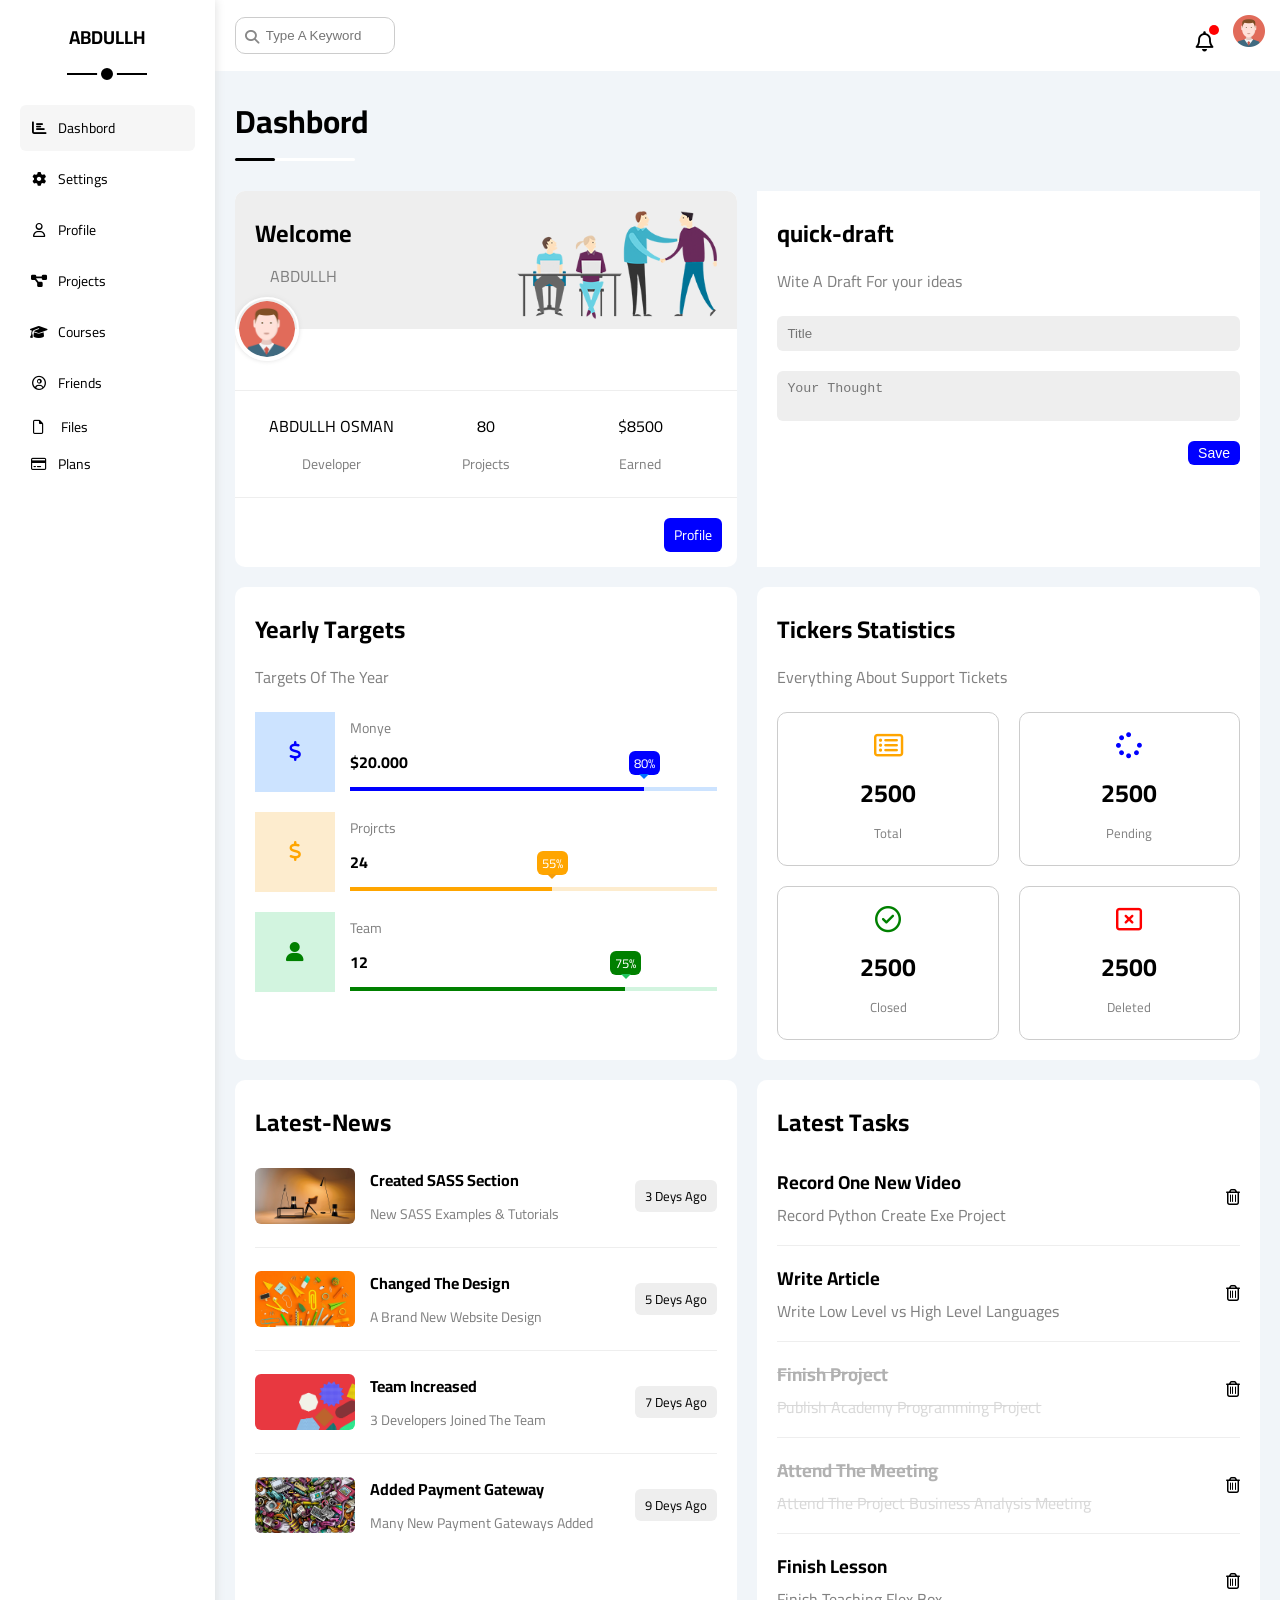
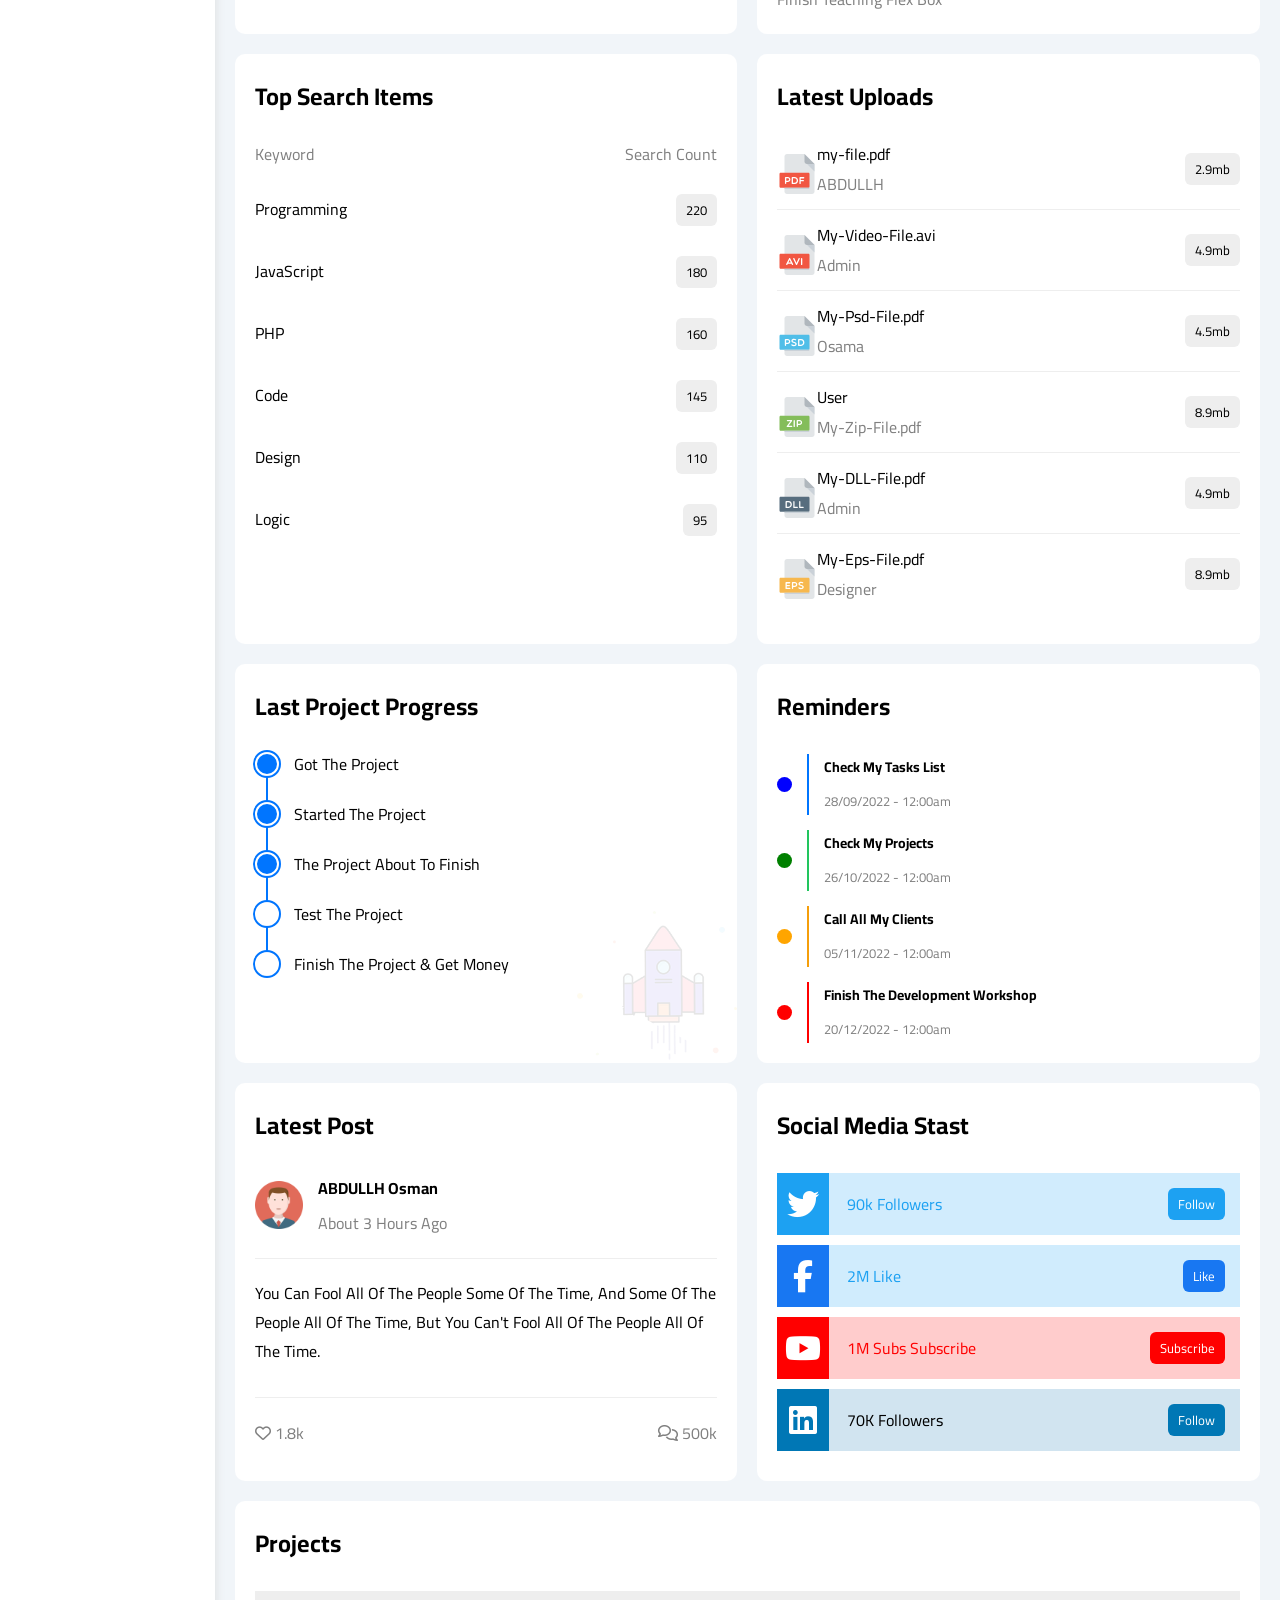
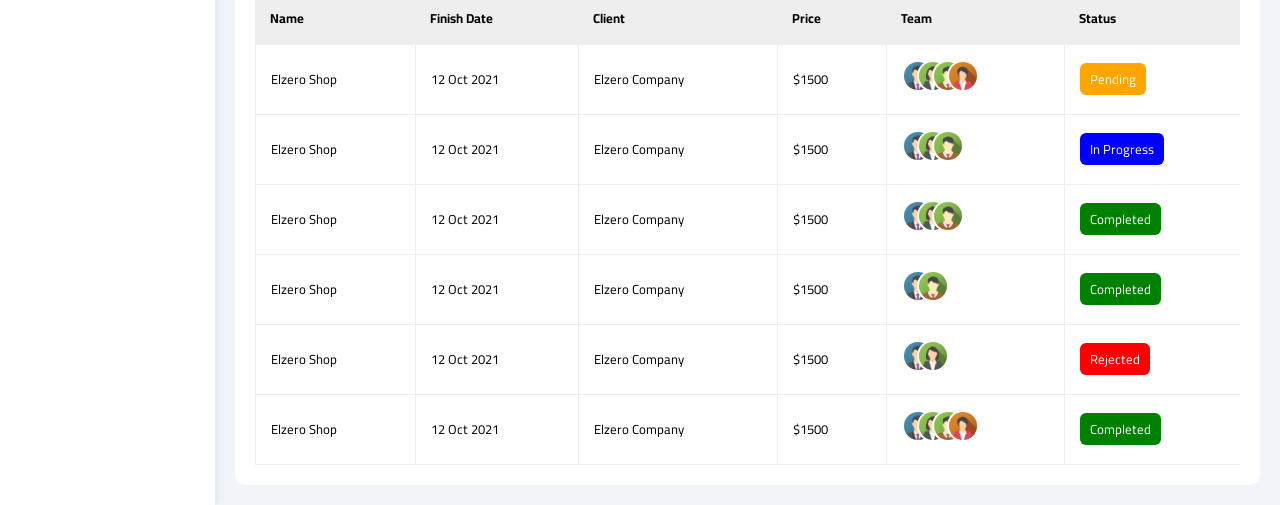
<file: index.html>
<!DOCTYPE html>
<html lang="en">

<head>
  <meta charset="UTF-8">
  <meta name="viewport" content="width=device-width, initial-scale=1.0">
  <title>Masters</title>
  <link rel="stylesheet" href="/css/all.min.css">
  <link rel="stylesheet" href="css/freemwork.css">
  <link rel="stylesheet" href="css/master.css">
  <!-- Google Fonts -->
  <link rel="preconnect" href="https://fonts.googleapis.com" />
  <link rel="preconnect" href="https://fonts.gstatic.com" crossorigin />
  <link href="https://fonts.googleapis.com/css2?family=Cairo:wght@300;400;700&#038;display=swap" rel="stylesheet" />
</head>

<body>
  <!-- start page -->
  <div class="page d-flex">
    <div class="sidbar bg-white p-20 p-relative">
      <h3 class="p-relative txt-c mt-0">ABDULLH</h3>
      <ul class="p-0 ">
        <li>
          <a class="active d-flex align-center fs-14 c-black rad-6 p-10" href="index.html">
            <i class="fa-solid fa-chart-bar fa-fw"></i>
            <span class="fs-14 ml-10">Dashbord</span>
          </a>
        </li>
        <li>
          <a class="d-flex align-center fs-14 c-black rad-6 p-10" href="settings.html">
            <i class="fa-solid fa-gear fa-fw"></i>
            <span class="fs-14 ml-10">Settings</span>
          </a>
        </li>
        <li>
          <a class="d-flex align-center fs-14 c-black rad-6 p-10" href="profile.html">
            <i class="fa-regular fa-user fa-fw"></i>
            <span class="fs-14 ml-10">Profile</span>
          </a>
        </li>
        <li>
          <a class="d-flex align-center fs-14 c-black rad-6 p-10" href="projects.html">
            <i class="fa-solid fa-diagram-project fa-fw"></i>
            <span class="fs-14 ml-10">Projects</span>
          </a>
        </li>
        <li>
          <a class="d-flex align-center fs-14 c-black rad-6 p-10" href="courses.html">
            <i class="fa-solid fa-graduation-cap fa-fw"></i>
            <span class="fs-14 ml-10">Courses</span>
          </a>
        </li>
        <li>
          <a class="d-flex align-center fs-14 c-black rad-6 p-10" href="friends.html">
            <i class="fa-regular fa-circle-user fa-fw"></i>
            <span class="fs-14 ml-10">Friends</span>
          </a>
        </li>
        <li>
          <a class="align-center fs-14 c-black rad-6 p-10" href="files.html">
            <i class="fa-regular fa-file fa-fw"></i>
            <span class="fs-14 ml-10">Files</span>
          </a>
        </li>
        <li>
          <a class="d-flex align-center fs-14 c-black rad-6 p-10" href="plans.html">
            <i class="fa-regular fa-credit-card fa-fw"></i>
            <span class="fs-14 ml-10">Plans</span>
          </a>
        </li>
      </ul>
    </div>
    <div class="content w-full">
      <!-- start head -->
      <div class="head bg-white p-15 between-flex">
        <div class="search p-relative">
          <input class="p-10 rad-10" type="search" placeholder="Type A Keyword">
        </div>
        <div class="icons d-flex align-center">
          <span class="notificaion p-relative">
            <i class="fa-regular fa-bell fa-lg"></i>
            <img src="img/avatar.png" alt="">
          </span>
        </div>
      </div>
      <!-- End head -->
      <h1 class="p-relative">Dashbord</h1>
      <div class="wraper d-grid gap-20">
        <!-- start Welcome Widget -->
        <div class="welcome bg-white rad-10 txt-c c-mobile block-mobile">
          <div class="intro p-20 d-flex space-between bg-eee">
            <div>
              <h2 class="m-0">Welcome</h2>
              <p class="c-grey mt-5">ABDULLH</p>
            </div>
            <img class="hide-mobile" src="img/welcome.png" alt="">
          </div>
          <img src="img/avatar.png" alt="" class="avatar">
          <div class="body txt-c d-flex p-20 mt-20 mb-20 block-mobile">
            <div>ABDULLH OSMAN <span class="d-block c-grey fs-14 mt-10">Developer</span></div>
            <div>80 <span class="d-block c-grey fs-14 mt-10">Projects</span></div>
            <div>$8500<span class="d-block c-grey fs-14 mt-10">Earned</span></div>
          </div>
          <a href="profile.html" class="visit d-block fs-14 bg-blue c-white w-fit btn-shape">Profile</a>
        </div>
        <!-- start Welcome Widget -->
        <!-- start Quick Draft Widget -->
        <div class="quick-draft p-20 bg-white tad-10">
          <h2 class="mt-0 mb-10">quick-draft</h2>
          <p class="mt-0 mb-20 c-grey fs-15">Wite A Draft For your ideas</p>
          <form action="">
            <input class="d-block mb-20 w-full p-10 b-none bg-eee rad-6" type="text" placeholder="Title">
            <textarea class="d-block mb-20 w-full p-10 b-none bg-eee rad-6" placeholder="Your Thought"></textarea>
            <input class="save d-block fs-14 bg-blue c-white b-none w-fit btn-shape" type="submit" value="Save">
          </form>
        </div>
        <!-- End Quick Draft Widget -->
        <!-- strat targets -->
        <div class="targets p-20 bg-white rad-10">
          <h2 class="mt-0 mb-10">Yearly Targets</h2>
          <p class="mt-0 mb-20 c-grey fs-15">Targets Of The Year</p>
          <div class="target-row mb-20 d-flex align-center blue">
            <div class="icon center-flex">
              <i class="fa-solid fa-dollar-sign fa-lg c-blue"></i>
            </div>
            <div class="details">
              <span class="fs-14 c-grey">Monye</span>
              <span class="d-block mt-5 mb-10 fw-bold">$20.000</span>
              <div class="progress p-relative">
                <span class="bg-blue blue" style="width: 80%;">
                  <span class="bg-blue">80%</span>
                </span>
              </div>
            </div>
          </div>
          <div class="target-row mb-20 orange d-flex align-center">
            <div class="icon center-flex">
              <i class="fa-solid fa-dollar-sign fa-lg c-orange"></i>
            </div>
            <div class="details">
              <span class="fs-14 c-grey">Projrcts</span>
              <span class="d-block mt-5 mb-10 fw-bold">24</span>
              <div class="progress p-relative">
                <span class="bg-orange orange" style="width: 55%;">
                  <span class="bg-orange">55%</span>
                </span>
              </div>
            </div>
          </div>
          <div class="target-row mb-20 d-flex align-center green">
            <div class="icon center-flex">
              <i class="fa-solid fa-user fa-lg c-green"></i>
            </div>
            <div class="details">
              <span class="fs-14 c-grey">Team</span>
              <span class="d-block mt-5 mb-10 fw-bold">12</span>
              <div class="progress p-relative">
                <span class="bg-green green" style="width: 75%;">
                  <span class="bg-green">75%</span>
                </span>
              </div>
            </div>
          </div>

        </div>
        <!-- End targets -->
        <!-- start Ticket Widget -->
        <div class="tickets p-20 bg-white rad-10">
          <h2 class="mt-0 mb-10">Tickers Statistics</h2>
          <p class="mt-0 mb-20 c-grey fs-15">Everything About Support Tickets</p>
          <div class="d-flex txt-c gap-20  f-wrap">
            <div class="box p-20 rad-10 fs-13 c-grey">
              <i class="fa-regular fa-rectangle-list fa-2x mb-10 c-orange"></i>
              <span class="d-block c-black fw-bold fs-25 mb-5">2500</span>
              Total
            </div>
            <div class="box p-20 rad-10 fs-13 c-grey">
              <i class="fa-solid fa-spinner fa-2x mb-10 c-blue"></i>
              <span class="d-block c-black fw-bold fs-25 mb-5">2500</span>
              Pending
            </div>
            <div class="box p-20 rad-10 fs-13 c-grey">
              <i class="fa-regular fa-circle-check fa-2x mb-10 c-green"></i>
              <span class="d-block c-black fw-bold fs-25 mb-5">2500</span>
              Closed
            </div>
            <div class="box p-20 rad-10 fs-13 c-grey">
              <i class="fa-regular fa-rectangle-xmark fa-2x mb-10 c-red"></i>
              <span class="d-block c-black fw-bold fs-25 mb-5">2500</span>
              Deleted
            </div>
          </div>
        </div>
        <!-- End Ticket Widget -->
        <!-- start Latest-news -->
        <div class="latest-news p-20 bg-white rad-10 txt-c-mobile">
          <h2 class="mt-0 mb-20">Latest-News</h2>
          <div class="news-row d-flex align-center">
            <img src="img/news-01.png" alt="">
            <div class="info">
              <h3>Created SASS Section</h3>
              <p class="m-0 fs-14 c-grey">New SASS Examples & Tutorials</p>
            </div>
            <div class="btn-shape bg-eee fs-13 lable">3 Deys Ago</div>
          </div>
          <div class="news-row d-flex align-center">
            <img src="img/news-02.png" alt="">
            <div class="info">
              <h3>Changed The Design</h3>
              <p class="m-0 fs-14 c-grey">A Brand New Website Design</p>
            </div>
            <div class="btn-shape bg-eee fs-13 lable">5 Deys Ago</div>
          </div>
          <div class="news-row d-flex align-center">
            <img src="img/news-03.png" alt="">
            <div class="info">
              <h3>Team Increased</h3>
              <p class="m-0 fs-14 c-grey">3 Developers Joined The Team</p>
            </div>
            <div class="btn-shape bg-eee fs-13 lable">7 Deys Ago</div>
          </div>
          <div class="news-row d-flex align-center">
            <img src="img/news-04.png" alt="">
            <div class="info">
              <h3>Added Payment Gateway</h3>
              <p class="m-0 fs-14 c-grey">Many New Payment Gateways Added</p>
            </div>
            <div class="btn-shape bg-eee fs-13 lable">9 Deys Ago</div>
          </div>
        </div>
        <!-- End Latest-news -->
        <!-- start latest tasks -->
        <div class="latest-tasks p-20 bg-white rad-10">
          <h2 class="mt-0 mb-20 ">Latest Tasks</h2>
          <div class="task-row between-flex">
            <div class="info">
              <h3 class="mt-0 mb-0  fs-15">Record One New Video</h3>
              <p class="m-0 c-grey">Record Python Create Exe Project</p>
            </div>
            <i class="fa-regular fa-trash-can delete delete"></i>
          </div>
          <div class="task-row between-flex">
            <div class="info">
              <h3 class="mt-0 mb-0  fs-15">Write Article</h3>
              <p class="m-0 c-grey">Write Low Level vs High Level Languages</p>
            </div>
            <i class="fa-regular fa-trash-can delete delete"></i>
          </div>
          <div class="task-row between-flex">
            <div class="info done">
              <h3 class="mt-0 mb-0  fs-15">Finish Project</h3>
              <p class="m-0 c-grey">Publish Academy Programming Project</p>
            </div>
            <i class="fa-regular fa-trash-can delete delete"></i>
          </div>
          <div class="task-row between-flex">
            <div class="info done">
              <h3 class="mt-0 mb-0  fs-15">Attend The Meeting</h3>
              <p class="m-0 c-grey">Attend The Project Business Analysis Meeting</p>
            </div>
            <i class="fa-regular fa-trash-can delete delete"></i>
          </div>
          <div class="task-row between-flex">
            <div class="info">
              <h3 class="mt-0 mb-0 fs-15">Finish Lesson</h3>
              <p class="m-0 c-grey">Finish Teaching Flex Box</p>
            </div>
            <i class="fa-regular fa-trash-can delete delete"></i>
          </div>
        </div>
        <!-- Emd latest tasks -->
        <!-- start Top search word Widget -->
        <div class="search-itemc p-20 bg-white rad-10">
          <h2 class="mt-0 mb-20">Top Search Items</h2>
          <div class="itemc-head d-flex space-between c-grey mb-10">
            <div>Keyword</div>
            <div>Search Count</div>
          </div>
          <div class="itemc d-flex space-between pt-15 pb-15">
            <span>Programming</span>
            <span class="bg-eee fs-13 btn-shape">220</span>
          </div>
          <div class="itemc d-flex space-between pt-15 pb-15">
            <span>JavaScript</span>
            <span class="bg-eee fs-13 btn-shape">180</span>
          </div>
          <div class="itemc d-flex space-between pt-15 pb-15">
            <span>PHP</span>
            <span class="bg-eee fs-13 btn-shape">160</span>
          </div>
          <div class="itemc d-flex space-between pt-15 pb-15">
            <span>Code</span>
            <span class="bg-eee fs-13 btn-shape">145</span>
          </div>
          <div class="itemc d-flex space-between pt-15 pb-15">
            <span>Design</span>
            <span class="bg-eee fs-13 btn-shape">110</span>
          </div>
          <div class="itemc d-flex space-between pt-15 pb-15">
            <span>Logic</span>
            <span class="bg-eee fs-13 btn-shape">95</span>
          </div>
        </div>
        <!-- End Top search word Widget -->
        <!-- start latest Uploads -->
        <div class="latest-uploads p-20 bg-white rad-10">
          <h2 class="mt-0 mb-20">Latest Uploads</h2>
          <ul class="m-0">
            <li class="between-flex pb-10 mb-10">
              <div class="d-flex align-center">
                <img class="mr-10" src="img/pdf (1).svg" alt="">
                <div>
                  <span class="d-block">my-file.pdf</span>
                  <span class="fs-15 c-grey">ABDULLH</span>
                </div>
              </div>
              <div class="bg-eee btn-shape fs-13">2.9mb</div>
            </li>
            <li class="between-flex pb-10 mb-10">
              <div class="d-flex align-center">
                <img class="mr-10" src="img/avi.svg" alt="">
                <div>
                  <span class="d-block">My-Video-File.avi</span>
                  <span class="fs-15 c-grey">Admin</span>
                </div>
              </div>
              <div class="bg-eee btn-shape fs-13">4.9mb</div>
            </li>
            <li class="between-flex pb-10 mb-10">
              <div class="d-flex align-center">
                <img class="mr-10" src="img/psd (1).svg" alt="">
                <div>
                  <span class="d-block">My-Psd-File.pdf</span>
                  <span class="fs-15 c-grey">Osama</span>
                </div>
              </div>
              <div class="bg-eee btn-shape fs-13">4.5mb</div>
            </li>
            <li class="between-flex pb-10 mb-10">
              <div class="d-flex align-center">
                <img class="mr-10" src="img/zip.svg" alt="">
                <div>
                  <span class="d-block">User</span>
                  <span class="fs-15 c-grey">My-Zip-File.pdf</span>
                </div>
              </div>
              <div class="bg-eee btn-shape fs-13">8.9mb</div>
            </li>
            <li class="between-flex pb-10 mb-10">
              <div class="d-flex align-center">
                <img class="mr-10" src="img/dll (1).svg" alt="">
                <div>
                  <span class="d-block">My-DLL-File.pdf</span>
                  <span class="fs-15 c-grey">Admin</span>
                </div>
              </div>
              <div class="bg-eee btn-shape fs-13">4.9mb</div>
            </li>
            <li class="between-flex pb-10 mb-10">
              <div class="d-flex align-center">
                <img class="mr-10" src="img/eps (1).svg" alt="">
                <div>
                  <span class="d-block">My-Eps-File.pdf</span>
                  <span class="fs-15 c-grey">Designer</span>
                </div>
              </div>
              <div class="bg-eee btn-shape fs-13">8.9mb</div>
            </li>
          </ul>
        </div>
        <!-- End latest Uploads -->
        <!-- start last Project Progress Widget -->
        <div class="last-project p-20 bg-white rad-10 p-relative">
          <h2 class="mt-0 mb-20">Last Project Progress</h2>
          <ul class="m-0 p-relative">
            <li class="mt-20 d-flex align-center done">Got The Project</li>
            <li class="mt-20 d-flex align-center done">Started The Project</li>
            <li class="mt-20 d-flex align-center done">The Project About To Finish</li>
            <li class="mt-20 d-flex align-center current">Test The Project</li>
            <li class="mt-20 d-flex align-center">Finish The Project & Get Money</li>
          </ul>
          <img class="lunch-icon hide-mobile" src="img/project.png" alt="">
        </div>
        <!-- End last Project Progress Widget -->
        <!-- start Reminders Widget -->
        <div class="reminders p-20 bg-white rad-10 p-relative">
          <h2 class="mt-0 mb-25">Reminders</h2>
          <ul class="m-0">
            <li class="d-flex align-center mt-15">
              <span class="key bg-blue mr-15 d-block rad-hilf"></span>
              <div class="pl-15 blue">
                <p class="fs-14 fw-bold mt-0 mb-5">Check My Tasks List</p>
                <span class="fs-13 c-grey">28/09/2022 - 12:00am</span>
              </div>
            </li>
            <li class="d-flex align-center mt-15">
              <span class="key bg-green mr-15 d-block rad-hilf"></span>
              <div class="pl-15 green">
                <p class="fs-14 fw-bold mt-0 mb-5">Check My Projects</p>
                <span class="fs-13 c-grey">26/10/2022 - 12:00am</span>
              </div>
            </li>
            <li class="d-flex align-center mt-15">
              <span class="key bg-orange mr-15 d-block rad-hilf"></span>
              <div class="pl-15 orange">
                <p class="fs-14 fw-bold mt-0 mb-5">Call All My Clients</p>
                <span class="fs-13 c-grey">05/11/2022 - 12:00am</span>
              </div>
            </li>
            <li class="d-flex align-center mt-15">
              <span class="key bg-red mr-15 d-block rad-hilf"></span>
              <div class="pl-15 red">
                <p class="fs-14 fw-bold mt-0 mb-5">Finish The Development Workshop</p>
                <span class="fs-13 c-grey">20/12/2022 - 12:00am</span>
              </div>
            </li>
          </ul>
        </div>
        <!-- End Reminders Widget -->
        <!-- latest-post widgrt-->
        <div class="latest-post p-20 bg-white rad-10 p-relative">
          <h2 class="mt-0 mb-25">Latest Post</h2>
          <div class="top d-flex align-center">
            <img class="avatar mr-15" src="img/avatar.png" alt="">
            <div class="info">
              <span class="d-block mb-5 fw-bold">ABDULLH Osman</span>
              <span class="c-grey">About 3 Hours Ago</span>
            </div>
          </div>
          <div class="post-content txt-c-mobile pt-20 pb-20 mt-20 mb-20">
            You can fool all of the people some of the time, and some of the people all of the time, but you can't fool
            all of the people all of the time.
          </div>
          <div class="post-stats between-flex c-grey">
            <div>
              <i class="fa-regular fa-heart"></i>
              <span>1.8k</span>
            </div>
            <div>
              <i class="fa-regular fa-comments"></i>
              <span>500k</span>
            </div>
          </div>
        </div>
        <!-- End-post widgrt -->
        <!-- start Social-media widgrt-->
        <div class="social-media p-20 bg-white rad-10 p-relative">
          <h2 class="mt-0 mb-25">Social Media Stast</h2>
          <div class="box twitter p-15 p-relative mb-10 between-flex">
            <i class="fa-brands fa-twitter fa-2x c-white h-full center-flex"></i>
            <span>90k Followers</span>
            <a class="fs-13 c-white btn-shape" href="#">Follow</a>
          </div>
          <div class="box facebook p-15 p-relative mb-10 between-flex">
            <i class="fa-brands fa-facebook-f fa-2x c-white h-full center-flex"></i>
            <span>2M Like</span>
            <a class="fs-13 c-white btn-shape" href="#">Like</a>
          </div>
          <div class="box youtube p-15 p-relative mb-10 between-flex">
            <i class="fa-brands fa-youtube fa-2x c-white h-full center-flex"></i>
            <span>1M Subs Subscribe</span>
            <a class="fs-13 c-white btn-shape" href="#">Subscribe</a>
          </div>
          <div class="box linkedin p-15 p-relative mb-10 between-flex">
            <i class="fa-brands fa-linkedin fa-2x c-white h-full center-flex"></i>
            <span>70K Followers</span>
            <a class="fs-13 c-white btn-shape" href="#">Follow</a>
          </div>
        </div>
        <!-- End Social-media widgrt-->
      </div>
      <!-- start Projects Table -->
      <div class="projects p-20 bg-white rad-10 m-20">
        <h2 class="mt-0 mb-25">Projects</h2>
        <div class="responsive-table">
          <table class="fs-15 w-full">
            <thead>
              <tr>
                <td>Name</td>
                <td>Finish Date</td>
                <td>Client</td>
                <td>Price</td>
                <td>Team</td>
                <td>Status</td>
              </tr>
            </thead>
            <tbody>
              <tr>
                <td>Elzero Shop</td>
                <td>12 Oct 2021</td>
                <td> Elzero Company</td>
                <td>$1500</td>
                <td>
                  <img src="img/team-01.png" alt="">
                  <img src="img/team-02.png" alt="">
                  <img src="img/team-03.png" alt="">
                  <img src="img/team-04.png" alt="">
                </td>
                <td><span class="lable btn-shape bg-orange c-white">Pending</span> </td>
              </tr>
              <tr>
                <td>Elzero Shop</td>
                <td>12 Oct 2021</td>
                <td> Elzero Company</td>
                <td>$1500</td>
                <td>
                  <img src="img/team-01.png" alt="">
                  <img src="img/team-02.png" alt="">
                  <img src="img/team-03.png" alt="">
                </td>
                <td><span class="lable btn-shape bg-blue c-white">In Progress</span> </td>
              </tr>
              <tr>
                <td>Elzero Shop</td>
                <td>12 Oct 2021</td>
                <td> Elzero Company</td>
                <td>$1500</td>
                <td>
                  <img src="img/team-01.png" alt="">
                  <img src="img/team-02.png" alt="">
                  <img src="img/team-03.png" alt="">
                </td>
                <td><span class="lable btn-shape bg-green c-white">Completed</span> </td>
              </tr>
              <tr>
                <td>Elzero Shop</td>
                <td>12 Oct 2021</td>
                <td> Elzero Company</td>
                <td>$1500</td>
                <td>
                  <img src="img/team-01.png" alt="">
                  <img src="img/team-03.png" alt="">
                </td>
                <td><span class="lable btn-shape bg-green c-white">Completed</span> </td>
              </tr>
              <tr>
                <td>Elzero Shop</td>
                <td>12 Oct 2021</td>
                <td> Elzero Company</td>
                <td>$1500</td>
                <td>
                  <img src="img/team-01.png" alt="">
                  <img src="img/team-02.png" alt="">
                </td>
                <td><span class="lable btn-shape bg-red c-white">Rejected</span> </td>
              </tr>
              <tr>
                <td>Elzero Shop</td>
                <td>12 Oct 2021</td>
                <td> Elzero Company</td>
                <td>$1500</td>
                <td>
                  <img src="img/team-01.png" alt="">
                  <img src="img/team-02.png" alt="">
                  <img src="img/team-03.png" alt="">
                  <img src="img/team-04.png" alt="">
                </td>
                <td><span class="lable btn-shape bg-green c-white">Completed</span> </td>
              </tr>
            </tbody>
          </table>
        </div>
      </div>
      <!-- End Projects Table -->
    </div>
  </div>
</body>

</html>
</file>
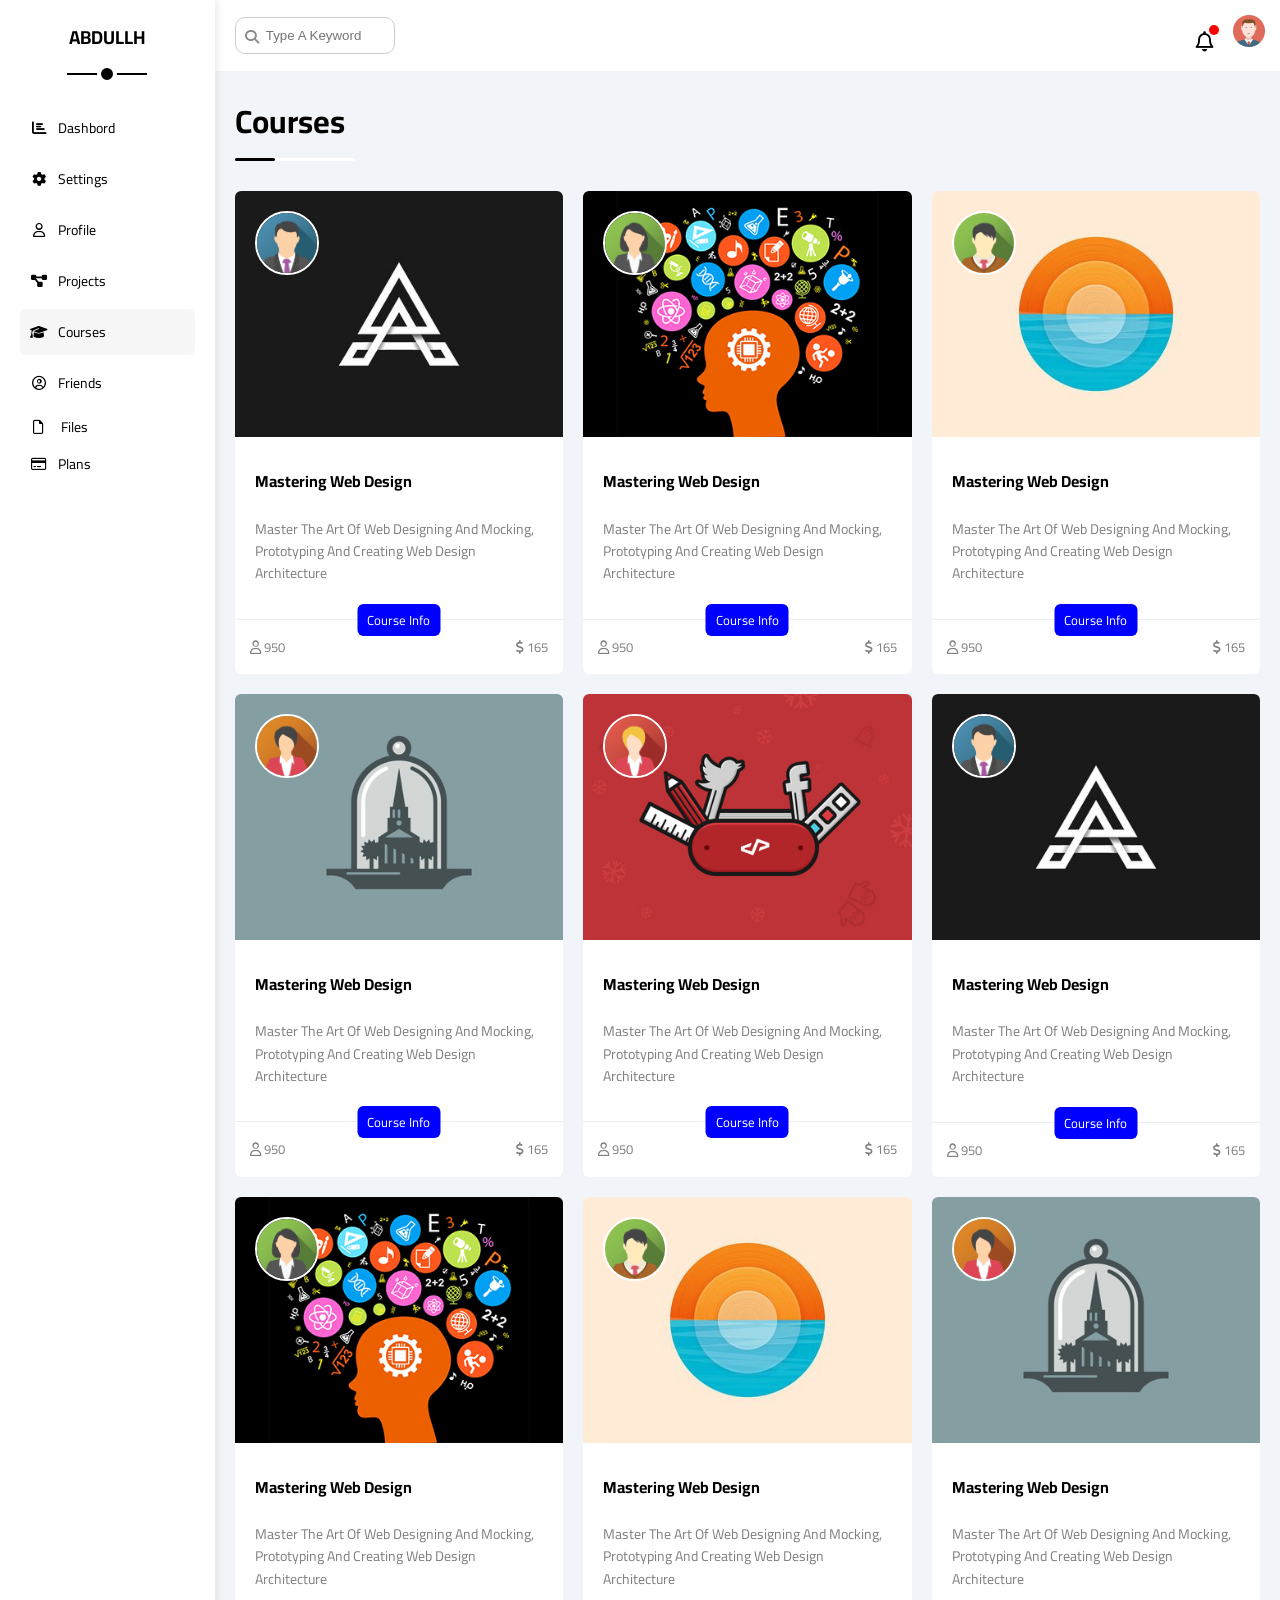
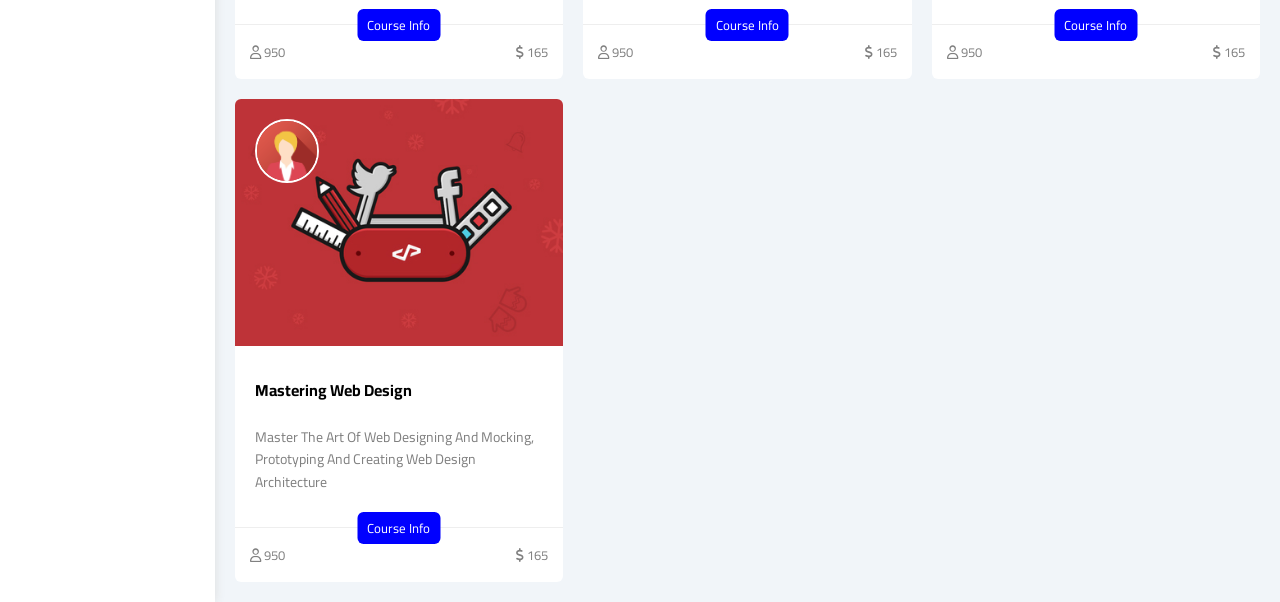
<file: courses.html>
<!DOCTYPE html>
<html lang="en">

<head>
  <meta charset="UTF-8">
  <meta name="viewport" content="width=device-width, initial-scale=1.0">
  <title>Courses</title>
  <link rel="stylesheet" href="/css/all.min.css">
  <link rel="stylesheet" href="css/freemwork.css">
  <link rel="stylesheet" href="css/master.css">
  <!-- Google Fonts -->
  <link rel="preconnect" href="https://fonts.googleapis.com" />
  <link rel="preconnect" href="https://fonts.gstatic.com" crossorigin />
  <link href="https://fonts.googleapis.com/css2?family=Cairo:wght@300;400;700&#038;display=swap" rel="stylesheet" />
</head>

<body>
  <!-- start page -->
  <div class="page d-flex">
    <div class="sidbar bg-white p-20 p-relative">
      <h3 class="p-relative txt-c mt-0">ABDULLH</h3>
      <ul class="p-0 ">
        <li>
          <a class="d-flex align-center fs-14 c-black rad-6 p-10" href="index.html">
            <i class="fa-solid fa-chart-bar fa-fw"></i>
            <span class="fs-14 ml-10">Dashbord</span>
          </a>
        </li>
        <li>
          <a class="d-flex align-center fs-14 c-black rad-6 p-10" href="Settings.html">
            <i class="fa-solid fa-gear fa-fw"></i>
            <span class="fs-14 ml-10">Settings</span>
          </a>
        </li>
        <li>
          <a class="d-flex align-center fs-14 c-black rad-6 p-10" href="Profile.html">
            <i class="fa-regular fa-user fa-fw"></i>
            <span class="fs-14 ml-10">Profile</span>
          </a>
        </li>
        <li>
          <a class="d-flex align-center fs-14 c-black rad-6 p-10" href="Projects.html">
            <i class="fa-solid fa-diagram-project fa-fw"></i>
            <span class="fs-14 ml-10">Projects</span>
          </a>
        </li>
        <li>
          <a class="active d-flex align-center fs-14 c-black rad-6 p-10" href="Courses.html">
            <i class="fa-solid fa-graduation-cap fa-fw"></i>
            <span class="fs-14 ml-10">Courses</span>
          </a>
        </li>
        <li>
          <a class="d-flex align-center fs-14 c-black rad-6 p-10" href="Friends.html">
            <i class="fa-regular fa-circle-user fa-fw"></i>
            <span class="fs-14 ml-10">Friends</span>
          </a>
        </li>
        <li>
          <a class="align-center fs-14 c-black rad-6 p-10" href="Files.html">
            <i class="fa-regular fa-file fa-fw"></i>
            <span class="fs-14 ml-10">Files</span>
          </a>
        </li>
        <li>
          <a class="d-flex align-center fs-14 c-black rad-6 p-10" href="Plans.html">
            <i class="fa-regular fa-credit-card fa-fw"></i>
            <span class="fs-14 ml-10">Plans</span>
          </a>
        </li>
      </ul>
    </div>
    <div class="content w-full">
      <!-- start head -->
      <div class="head bg-white p-15 between-flex">
        <div class="search p-relative">
          <input class="p-10 rad-10" type="search" placeholder="Type A Keyword">
        </div>
        <div class="icons d-flex align-center">
          <span class="notificaion p-relative">
            <i class="fa-regular fa-bell fa-lg"></i>
            <img src="img/avatar.png" alt="">
          </span>
        </div>
      </div>
      <!-- End head -->
      <h1 class="p-relative">Courses</h1>
      <!-- start Courses -->
      <div class="courses-page d-grid m-20 gap-20">
        <div class="course bg-white rad-6 p-relative">
          <img class="cover" src="img/course-01.jpg" alt="">
          <img class="instructor" src="img/team-01.png" alt="">
          <div class="p-20">
            <h4 class="mt-0">Mastering Web Design</h4>
            <p class="description c-grey mt-15 fs-14">Master The Art Of Web Designing And Mocking, Prototyping And
              Creating Web Design Architecture</p>
          </div>
          <div class="info p-15 p-relative between-flex">
            <span class="title bg-blue c-white btn-shape">Course Info</span>
            <span class="c-grey">
              <i class="fa-regular fa-user"></i>
              950
            </span>
            <span class="c-grey">
              <i class="fa-solid fa-dollar-sign"></i>
              165
            </span>
          </div>
        </div>
        <div class="course bg-white rad-6 p-relative">
          <img class="cover" src="img/course-02.jpg" alt="">
          <img class="instructor" src="img/team-02.png" alt="">
          <div class="p-20">
            <h4 class="mt-0">Mastering Web Design</h4>
            <p class="description c-grey mt-15 fs-14">Master The Art Of Web Designing And Mocking, Prototyping And
              Creating Web Design Architecture</p>
          </div>
          <div class="info p-15 p-relative between-flex">
            <span class="title bg-blue c-white btn-shape">Course Info</span>
            <span class="c-grey">
              <i class="fa-regular fa-user"></i>
              950
            </span>
            <span class="c-grey">
              <i class="fa-solid fa-dollar-sign"></i>
              165
            </span>
          </div>
        </div>
        <div class="course bg-white rad-6 p-relative">
          <img class="cover" src="img/course-03.jpg" alt="">
          <img class="instructor" src="img/team-03.png" alt="">
          <div class="p-20">
            <h4 class="mt-0">Mastering Web Design</h4>
            <p class="description c-grey mt-15 fs-14">Master The Art Of Web Designing And Mocking, Prototyping And
              Creating Web Design Architecture</p>
          </div>
          <div class="info p-15 p-relative between-flex">
            <span class="title bg-blue c-white btn-shape">Course Info</span>
            <span class="c-grey">
              <i class="fa-regular fa-user"></i>
              950
            </span>
            <span class="c-grey">
              <i class="fa-solid fa-dollar-sign"></i>
              165
            </span>
          </div>
        </div>
        <div class="course bg-white rad-6 p-relative">
          <img class="cover" src="img/course-04.jpg" alt="">
          <img class="instructor" src="img/team-04.png" alt="">
          <div class="p-20">
            <h4 class="mt-0">Mastering Web Design</h4>
            <p class="description c-grey mt-15 fs-14">Master The Art Of Web Designing And Mocking, Prototyping And
              Creating Web Design Architecture</p>
          </div>
          <div class="info p-15 p-relative between-flex">
            <span class="title bg-blue c-white btn-shape">Course Info</span>
            <span class="c-grey">
              <i class="fa-regular fa-user"></i>
              950
            </span>
            <span class="c-grey">
              <i class="fa-solid fa-dollar-sign"></i>
              165
            </span>
          </div>
        </div>
        <div class="course bg-white rad-6 p-relative">
          <img class="cover" src="img/course-05.jpg" alt="">
          <img class="instructor" src="img/team-05.png" alt="">
          <div class="p-20">
            <h4 class="mt-0">Mastering Web Design</h4>
            <p class="description c-grey mt-15 fs-14">Master The Art Of Web Designing And Mocking, Prototyping And
              Creating Web Design Architecture</p>
          </div>
          <div class="info p-15 p-relative between-flex">
            <span class="title bg-blue c-white btn-shape">Course Info</span>
            <span class="c-grey">
              <i class="fa-regular fa-user"></i>
              950
            </span>
            <span class="c-grey">
              <i class="fa-solid fa-dollar-sign"></i>
              165
            </span>
          </div>
        </div>
        <div class="course bg-white rad-6 p-relative">
          <img class="cover" src="img/course-01.jpg" alt="">
          <img class="instructor" src="img/team-01.png" alt="">
          <div class="p-20">
            <h4 class="mt-0">Mastering Web Design</h4>
            <p class="description c-grey mt-15 fs-14">Master The Art Of Web Designing And Mocking, Prototyping And
              Creating Web Design Architecture</p>
          </div>
          <div class="info p-15 p-relative between-flex">
            <span class="title bg-blue c-white btn-shape">Course Info</span>
            <span class="c-grey">
              <i class="fa-regular fa-user"></i>
              950
            </span>
            <span class="c-grey">
              <i class="fa-solid fa-dollar-sign"></i>
              165
            </span>
          </div>
        </div>
        <div class="course bg-white rad-6 p-relative">
          <img class="cover" src="img/course-02.jpg" alt="">
          <img class="instructor" src="img/team-02.png" alt="">
          <div class="p-20">
            <h4 class="mt-0">Mastering Web Design</h4>
            <p class="description c-grey mt-15 fs-14">Master The Art Of Web Designing And Mocking, Prototyping And
              Creating Web Design Architecture</p>
          </div>
          <div class="info p-15 p-relative between-flex">
            <span class="title bg-blue c-white btn-shape">Course Info</span>
            <span class="c-grey">
              <i class="fa-regular fa-user"></i>
              950
            </span>
            <span class="c-grey">
              <i class="fa-solid fa-dollar-sign"></i>
              165
            </span>
          </div>
        </div>
        <div class="course bg-white rad-6 p-relative">
          <img class="cover" src="img/course-03.jpg" alt="">
          <img class="instructor" src="img/team-03.png" alt="">
          <div class="p-20">
            <h4 class="mt-0">Mastering Web Design</h4>
            <p class="description c-grey mt-15 fs-14">Master The Art Of Web Designing And Mocking, Prototyping And
              Creating Web Design Architecture</p>
          </div>
          <div class="info p-15 p-relative between-flex">
            <span class="title bg-blue c-white btn-shape">Course Info</span>
            <span class="c-grey">
              <i class="fa-regular fa-user"></i>
              950
            </span>
            <span class="c-grey">
              <i class="fa-solid fa-dollar-sign"></i>
              165
            </span>
          </div>
        </div>
        <div class="course bg-white rad-6 p-relative">
          <img class="cover" src="img/course-04.jpg" alt="">
          <img class="instructor" src="img/team-04.png" alt="">
          <div class="p-20">
            <h4 class="mt-0">Mastering Web Design</h4>
            <p class="description c-grey mt-15 fs-14">Master The Art Of Web Designing And Mocking, Prototyping And
              Creating Web Design Architecture</p>
          </div>
          <div class="info p-15 p-relative between-flex">
            <span class="title bg-blue c-white btn-shape">Course Info</span>
            <span class="c-grey">
              <i class="fa-regular fa-user"></i>
              950
            </span>
            <span class="c-grey">
              <i class="fa-solid fa-dollar-sign"></i>
              165
            </span>
          </div>
        </div>
        <div class="course bg-white rad-6 p-relative">
          <img class="cover" src="img/course-05.jpg" alt="">
          <img class="instructor" src="img/team-05.png" alt="">
          <div class="p-20">
            <h4 class="mt-0">Mastering Web Design</h4>
            <p class="description c-grey mt-15 fs-14">Master The Art Of Web Designing And Mocking, Prototyping And
              Creating Web Design Architecture</p>
          </div>
          <div class="info p-15 p-relative between-flex">
            <span class="title bg-blue c-white btn-shape">Course Info</span>
            <span class="c-grey">
              <i class="fa-regular fa-user"></i>
              950
            </span>
            <span class="c-grey">
              <i class="fa-solid fa-dollar-sign"></i>
              165
            </span>
          </div>
        </div>
      </div>
      <!-- End Courses -->
    </div>
  </div>
</body>

</html>
</file>
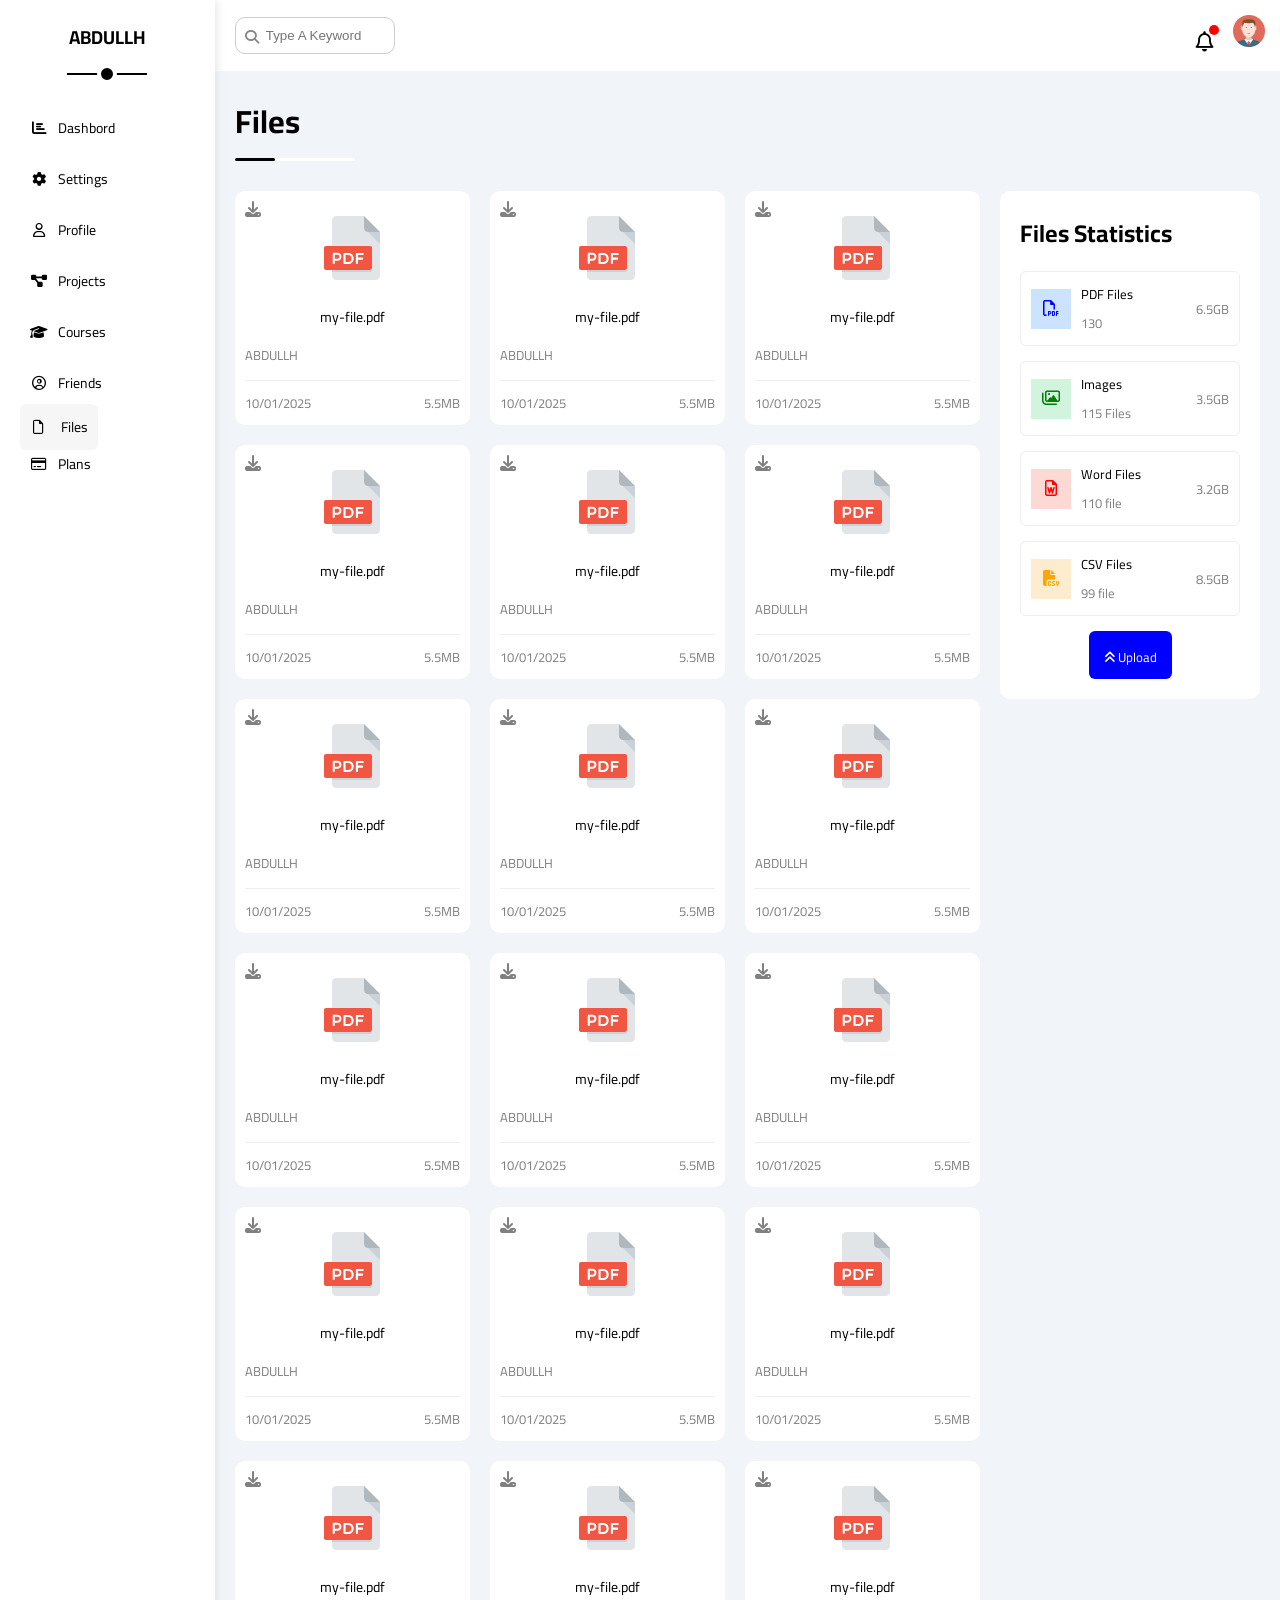
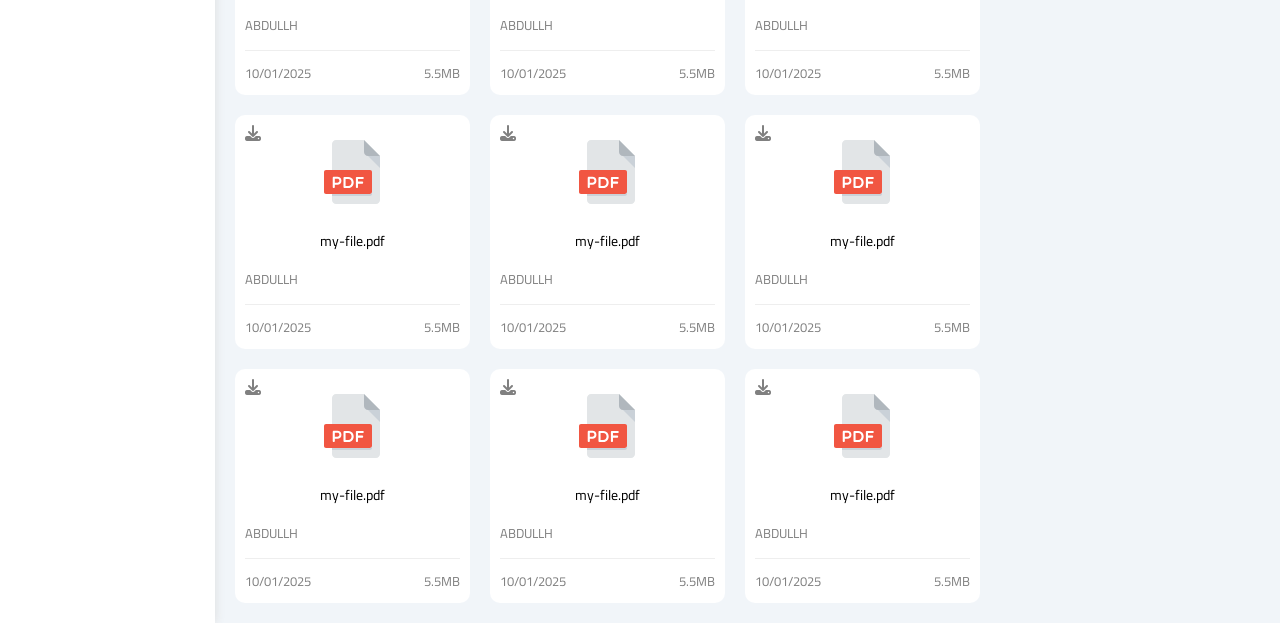
<file: files.html>
<!DOCTYPE html>
<html lang="en">

<head>
  <meta charset="UTF-8">
  <meta name="viewport" content="width=device-width, initial-scale=1.0">
  <title>Files</title>
  <link rel="stylesheet" href="/css/all.min.css">
  <link rel="stylesheet" href="css/freemwork.css">
  <link rel="stylesheet" href="css/master.css">
  <!-- Google Fonts -->
  <link rel="preconnect" href="https://fonts.googleapis.com" />
  <link rel="preconnect" href="https://fonts.gstatic.com" crossorigin />
  <link href="https://fonts.googleapis.com/css2?family=Cairo:wght@300;400;700&#038;display=swap" rel="stylesheet" />
</head>

<body>
  <!-- start page -->
  <div class="page d-flex">
    <div class="sidbar bg-white p-20 p-relative">
      <h3 class="p-relative txt-c mt-0">ABDULLH</h3>
      <ul class="p-0 ">
        <li>
          <a class="d-flex align-center fs-14 c-black rad-6 p-10" href="index.html">
            <i class="fa-solid fa-chart-bar fa-fw"></i>
            <span class="fs-14 ml-10">Dashbord</span>
          </a>
        </li>
        <li>
          <a class="d-flex align-center fs-14 c-black rad-6 p-10" href="Settings.html">
            <i class="fa-solid fa-gear fa-fw"></i>
            <span class="fs-14 ml-10">Settings</span>
          </a>
        </li>
        <li>
          <a class="d-flex align-center fs-14 c-black rad-6 p-10" href="Profile.html">
            <i class="fa-regular fa-user fa-fw"></i>
            <span class="fs-14 ml-10">Profile</span>
          </a>
        </li>
        <li>
          <a class="d-flex align-center fs-14 c-black rad-6 p-10" href="Projects.html">
            <i class="fa-solid fa-diagram-project fa-fw"></i>
            <span class="fs-14 ml-10">Projects</span>
          </a>
        </li>
        <li>
          <a class="d-flex align-center fs-14 c-black rad-6 p-10" href="Courses.html">
            <i class="fa-solid fa-graduation-cap fa-fw"></i>
            <span class="fs-14 ml-10">Courses</span>
          </a>
        </li>
        <li>
          <a class="d-flex align-center fs-14 c-black rad-6 p-10" href="Friends.html">
            <i class="fa-regular fa-circle-user fa-fw"></i>
            <span class="fs-14 ml-10">Friends</span>
          </a>
        </li>
        <li>
          <a class="active align-center fs-14 c-black rad-6 p-10" href="Files.html">
            <i class="fa-regular fa-file fa-fw"></i>
            <span class="fs-14 ml-10">Files</span>
          </a>
        </li>
        <li>
          <a class="d-flex align-center fs-14 c-black rad-6 p-10" href="Plans.html">
            <i class="fa-regular fa-credit-card fa-fw"></i>
            <span class="fs-14 ml-10">Plans</span>
          </a>
        </li>
      </ul>
    </div>
    <div class="content w-full">
      <!-- start head -->
      <div class="head bg-white p-15 between-flex">
        <div class="search p-relative">
          <input class="p-10 rad-10" type="search" placeholder="Type A Keyword">
        </div>
        <div class="icons d-flex align-center">
          <span class="notificaion p-relative">
            <i class="fa-regular fa-bell fa-lg"></i>
            <img src="img/avatar.png" alt="">
          </span>
        </div>
      </div>
      <!-- End head -->
      <h1 class="p-relative">Files</h1>
      <div class="files-page d-flex m-20 gap-20">
        <div class="file-stats p-20 bg-white rad-10">
          <h2 class="mt-0 mb-15 txt-c-mobile">Files Statistics</h2>
          <div class="d-flex align-center border-eee p-10 rad-6 mb-15 fs-13">
            <i class="fa-regular fa-file-pdf fa-lg blue center-flex c-blue icon"></i>
            <div class="info">
              <span>PDF Files</span>
              <span class="c-grey d-block mt-5">130</span>
            </div>
            <div class="size c-grey">6.5GB</div>
          </div>
          <div class="d-flex align-center border-eee p-10 rad-6 mb-15 fs-13">
            <i class="fa-regular fa-images fa-lg green center-flex c-green icon"></i>
            <div class="info">
              <span>Images</span>
              <span class="c-grey d-block mt-5">115 Files</span>
            </div>
            <div class="size c-grey">3.5GB</div>
          </div>
          <div class="d-flex align-center border-eee p-10 rad-6 mb-15 fs-13">
            <i class="fa-regular fa-file-word fa-lg red center-flex c-red icon"></i>
            <div class="info">
              <span>Word Files</span>
              <span class="c-grey d-block mt-5">110 file</span>
            </div>
            <div class="size c-grey">3.2GB</div>
          </div>
          <div class="d-flex align-center border-eee p-10 rad-6 mb-15 fs-13">
            <i class="fa-solid fa-file-csv fa-lg orange center-flex c-orange icon"></i>
            <div class="info">
              <span>CSV Files</span>
              <span class="c-grey d-block mt-5">99 file</span>
            </div>
            <div class="size c-grey">8.5GB</div>
          </div>
          <a class="upload bg-blue c-white fs-13 rad-6 d-block w-fit" href="#">
            <i class="fa-solid fa-angles-up mr-10"></i>
            Upload
          </a>
        </div>
        <div class="files-content d-grid gap-20 ">
          <div class="file bg-white p-10 rad-10">
            <i class="fa-solid fa-download c-grey p-absolute"></i>
            <div class="icon txt-c">
              <img class="mt-15 mb-15" src="img/pdf.svg" alt="">
            </div>
            <div class="txt-c mb-10 fs-14">my-file.pdf</div>
            <p class="c-grey fs-13">ABDULLH</p>
            <div class="info between-flex mt-10 pt-10 fs-13 c-grey ">
              <span>10/01/2025</span>
              <span>5.5MB</span>
            </div>
          </div>
          <div class="file bg-white p-10 rad-10">
            <i class="fa-solid fa-download c-grey p-absolute"></i>
            <div class="icon txt-c">
              <img class="mt-15 mb-15" src="img/pdf.svg" alt="">
            </div>
            <div class="txt-c mb-10 fs-14">my-file.pdf</div>
            <p class="c-grey fs-13">ABDULLH</p>
            <div class="info between-flex mt-10 pt-10 fs-13 c-grey ">
              <span>10/01/2025</span>
              <span>5.5MB</span>
            </div>
          </div>
          <div class="file bg-white p-10 rad-10">
            <i class="fa-solid fa-download c-grey p-absolute"></i>
            <div class="icon txt-c">
              <img class="mt-15 mb-15" src="img/pdf.svg" alt="">
            </div>
            <div class="txt-c mb-10 fs-14">my-file.pdf</div>
            <p class="c-grey fs-13">ABDULLH</p>
            <div class="info between-flex mt-10 pt-10 fs-13 c-grey ">
              <span>10/01/2025</span>
              <span>5.5MB</span>
            </div>
          </div>
          <div class="file bg-white p-10 rad-10">
            <i class="fa-solid fa-download c-grey p-absolute"></i>
            <div class="icon txt-c">
              <img class="mt-15 mb-15" src="img/pdf.svg" alt="">
            </div>
            <div class="txt-c mb-10 fs-14">my-file.pdf</div>
            <p class="c-grey fs-13">ABDULLH</p>
            <div class="info between-flex mt-10 pt-10 fs-13 c-grey ">
              <span>10/01/2025</span>
              <span>5.5MB</span>
            </div>
          </div>
          <div class="file bg-white p-10 rad-10">
            <i class="fa-solid fa-download c-grey p-absolute"></i>
            <div class="icon txt-c">
              <img class="mt-15 mb-15" src="img/pdf.svg" alt="">
            </div>
            <div class="txt-c mb-10 fs-14">my-file.pdf</div>
            <p class="c-grey fs-13">ABDULLH</p>
            <div class="info between-flex mt-10 pt-10 fs-13 c-grey ">
              <span>10/01/2025</span>
              <span>5.5MB</span>
            </div>
          </div>
          <div class="file bg-white p-10 rad-10">
            <i class="fa-solid fa-download c-grey p-absolute"></i>
            <div class="icon txt-c">
              <img class="mt-15 mb-15" src="img/pdf.svg" alt="">
            </div>
            <div class="txt-c mb-10 fs-14">my-file.pdf</div>
            <p class="c-grey fs-13">ABDULLH</p>
            <div class="info between-flex mt-10 pt-10 fs-13 c-grey ">
              <span>10/01/2025</span>
              <span>5.5MB</span>
            </div>
          </div>
          <div class="file bg-white p-10 rad-10">
            <i class="fa-solid fa-download c-grey p-absolute"></i>
            <div class="icon txt-c">
              <img class="mt-15 mb-15" src="img/pdf.svg" alt="">
            </div>
            <div class="txt-c mb-10 fs-14">my-file.pdf</div>
            <p class="c-grey fs-13">ABDULLH</p>
            <div class="info between-flex mt-10 pt-10 fs-13 c-grey ">
              <span>10/01/2025</span>
              <span>5.5MB</span>
            </div>
          </div>
          <div class="file bg-white p-10 rad-10">
            <i class="fa-solid fa-download c-grey p-absolute"></i>
            <div class="icon txt-c">
              <img class="mt-15 mb-15" src="img/pdf.svg" alt="">
            </div>
            <div class="txt-c mb-10 fs-14">my-file.pdf</div>
            <p class="c-grey fs-13">ABDULLH</p>
            <div class="info between-flex mt-10 pt-10 fs-13 c-grey ">
              <span>10/01/2025</span>
              <span>5.5MB</span>
            </div>
          </div>
          <div class="file bg-white p-10 rad-10">
            <i class="fa-solid fa-download c-grey p-absolute"></i>
            <div class="icon txt-c">
              <img class="mt-15 mb-15" src="img/pdf.svg" alt="">
            </div>
            <div class="txt-c mb-10 fs-14">my-file.pdf</div>
            <p class="c-grey fs-13">ABDULLH</p>
            <div class="info between-flex mt-10 pt-10 fs-13 c-grey ">
              <span>10/01/2025</span>
              <span>5.5MB</span>
            </div>
          </div>
          <div class="file bg-white p-10 rad-10">
            <i class="fa-solid fa-download c-grey p-absolute"></i>
            <div class="icon txt-c">
              <img class="mt-15 mb-15" src="img/pdf.svg" alt="">
            </div>
            <div class="txt-c mb-10 fs-14">my-file.pdf</div>
            <p class="c-grey fs-13">ABDULLH</p>
            <div class="info between-flex mt-10 pt-10 fs-13 c-grey ">
              <span>10/01/2025</span>
              <span>5.5MB</span>
            </div>
          </div>
          <div class="file bg-white p-10 rad-10">
            <i class="fa-solid fa-download c-grey p-absolute"></i>
            <div class="icon txt-c">
              <img class="mt-15 mb-15" src="img/pdf.svg" alt="">
            </div>
            <div class="txt-c mb-10 fs-14">my-file.pdf</div>
            <p class="c-grey fs-13">ABDULLH</p>
            <div class="info between-flex mt-10 pt-10 fs-13 c-grey ">
              <span>10/01/2025</span>
              <span>5.5MB</span>
            </div>
          </div>
          <div class="file bg-white p-10 rad-10">
            <i class="fa-solid fa-download c-grey p-absolute"></i>
            <div class="icon txt-c">
              <img class="mt-15 mb-15" src="img/pdf.svg" alt="">
            </div>
            <div class="txt-c mb-10 fs-14">my-file.pdf</div>
            <p class="c-grey fs-13">ABDULLH</p>
            <div class="info between-flex mt-10 pt-10 fs-13 c-grey ">
              <span>10/01/2025</span>
              <span>5.5MB</span>
            </div>
          </div>
          <div class="file bg-white p-10 rad-10">
            <i class="fa-solid fa-download c-grey p-absolute"></i>
            <div class="icon txt-c">
              <img class="mt-15 mb-15" src="img/pdf.svg" alt="">
            </div>
            <div class="txt-c mb-10 fs-14">my-file.pdf</div>
            <p class="c-grey fs-13">ABDULLH</p>
            <div class="info between-flex mt-10 pt-10 fs-13 c-grey ">
              <span>10/01/2025</span>
              <span>5.5MB</span>
            </div>
          </div>
          <div class="file bg-white p-10 rad-10">
            <i class="fa-solid fa-download c-grey p-absolute"></i>
            <div class="icon txt-c">
              <img class="mt-15 mb-15" src="img/pdf.svg" alt="">
            </div>
            <div class="txt-c mb-10 fs-14">my-file.pdf</div>
            <p class="c-grey fs-13">ABDULLH</p>
            <div class="info between-flex mt-10 pt-10 fs-13 c-grey ">
              <span>10/01/2025</span>
              <span>5.5MB</span>
            </div>
          </div>
          <div class="file bg-white p-10 rad-10">
            <i class="fa-solid fa-download c-grey p-absolute"></i>
            <div class="icon txt-c">
              <img class="mt-15 mb-15" src="img/pdf.svg" alt="">
            </div>
            <div class="txt-c mb-10 fs-14">my-file.pdf</div>
            <p class="c-grey fs-13">ABDULLH</p>
            <div class="info between-flex mt-10 pt-10 fs-13 c-grey ">
              <span>10/01/2025</span>
              <span>5.5MB</span>
            </div>
          </div>
          <div class="file bg-white p-10 rad-10">
            <i class="fa-solid fa-download c-grey p-absolute"></i>
            <div class="icon txt-c">
              <img class="mt-15 mb-15" src="img/pdf.svg" alt="">
            </div>
            <div class="txt-c mb-10 fs-14">my-file.pdf</div>
            <p class="c-grey fs-13">ABDULLH</p>
            <div class="info between-flex mt-10 pt-10 fs-13 c-grey ">
              <span>10/01/2025</span>
              <span>5.5MB</span>
            </div>
          </div>
          <div class="file bg-white p-10 rad-10">
            <i class="fa-solid fa-download c-grey p-absolute"></i>
            <div class="icon txt-c">
              <img class="mt-15 mb-15" src="img/pdf.svg" alt="">
            </div>
            <div class="txt-c mb-10 fs-14">my-file.pdf</div>
            <p class="c-grey fs-13">ABDULLH</p>
            <div class="info between-flex mt-10 pt-10 fs-13 c-grey ">
              <span>10/01/2025</span>
              <span>5.5MB</span>
            </div>
          </div>
          <div class="file bg-white p-10 rad-10">
            <i class="fa-solid fa-download c-grey p-absolute"></i>
            <div class="icon txt-c">
              <img class="mt-15 mb-15" src="img/pdf.svg" alt="">
            </div>
            <div class="txt-c mb-10 fs-14">my-file.pdf</div>
            <p class="c-grey fs-13">ABDULLH</p>
            <div class="info between-flex mt-10 pt-10 fs-13 c-grey ">
              <span>10/01/2025</span>
              <span>5.5MB</span>
            </div>
          </div>
          <div class="file bg-white p-10 rad-10">
            <i class="fa-solid fa-download c-grey p-absolute"></i>
            <div class="icon txt-c">
              <img class="mt-15 mb-15" src="img/pdf.svg" alt="">
            </div>
            <div class="txt-c mb-10 fs-14">my-file.pdf</div>
            <p class="c-grey fs-13">ABDULLH</p>
            <div class="info between-flex mt-10 pt-10 fs-13 c-grey ">
              <span>10/01/2025</span>
              <span>5.5MB</span>
            </div>
          </div>
          <div class="file bg-white p-10 rad-10">
            <i class="fa-solid fa-download c-grey p-absolute"></i>
            <div class="icon txt-c">
              <img class="mt-15 mb-15" src="img/pdf.svg" alt="">
            </div>
            <div class="txt-c mb-10 fs-14">my-file.pdf</div>
            <p class="c-grey fs-13">ABDULLH</p>
            <div class="info between-flex mt-10 pt-10 fs-13 c-grey ">
              <span>10/01/2025</span>
              <span>5.5MB</span>
            </div>
          </div>
          <div class="file bg-white p-10 rad-10">
            <i class="fa-solid fa-download c-grey p-absolute"></i>
            <div class="icon txt-c">
              <img class="mt-15 mb-15" src="img/pdf.svg" alt="">
            </div>
            <div class="txt-c mb-10 fs-14">my-file.pdf</div>
            <p class="c-grey fs-13">ABDULLH</p>
            <div class="info between-flex mt-10 pt-10 fs-13 c-grey ">
              <span>10/01/2025</span>
              <span>5.5MB</span>
            </div>
          </div>
          <div class="file bg-white p-10 rad-10">
            <i class="fa-solid fa-download c-grey p-absolute"></i>
            <div class="icon txt-c">
              <img class="mt-15 mb-15" src="img/pdf.svg" alt="">
            </div>
            <div class="txt-c mb-10 fs-14">my-file.pdf</div>
            <p class="c-grey fs-13">ABDULLH</p>
            <div class="info between-flex mt-10 pt-10 fs-13 c-grey ">
              <span>10/01/2025</span>
              <span>5.5MB</span>
            </div>
          </div>
          <div class="file bg-white p-10 rad-10">
            <i class="fa-solid fa-download c-grey p-absolute"></i>
            <div class="icon txt-c">
              <img class="mt-15 mb-15" src="img/pdf.svg" alt="">
            </div>
            <div class="txt-c mb-10 fs-14">my-file.pdf</div>
            <p class="c-grey fs-13">ABDULLH</p>
            <div class="info between-flex mt-10 pt-10 fs-13 c-grey ">
              <span>10/01/2025</span>
              <span>5.5MB</span>
            </div>
          </div>
          <div class="file bg-white p-10 rad-10">
            <i class="fa-solid fa-download c-grey p-absolute"></i>
            <div class="icon txt-c">
              <img class="mt-15 mb-15" src="img/pdf.svg" alt="">
            </div>
            <div class="txt-c mb-10 fs-14">my-file.pdf</div>
            <p class="c-grey fs-13">ABDULLH</p>
            <div class="info between-flex mt-10 pt-10 fs-13 c-grey ">
              <span>10/01/2025</span>
              <span>5.5MB</span>
            </div>
          </div>
        </div>
      </div>
    </div>
  </div>
</body>

</html>
</file>
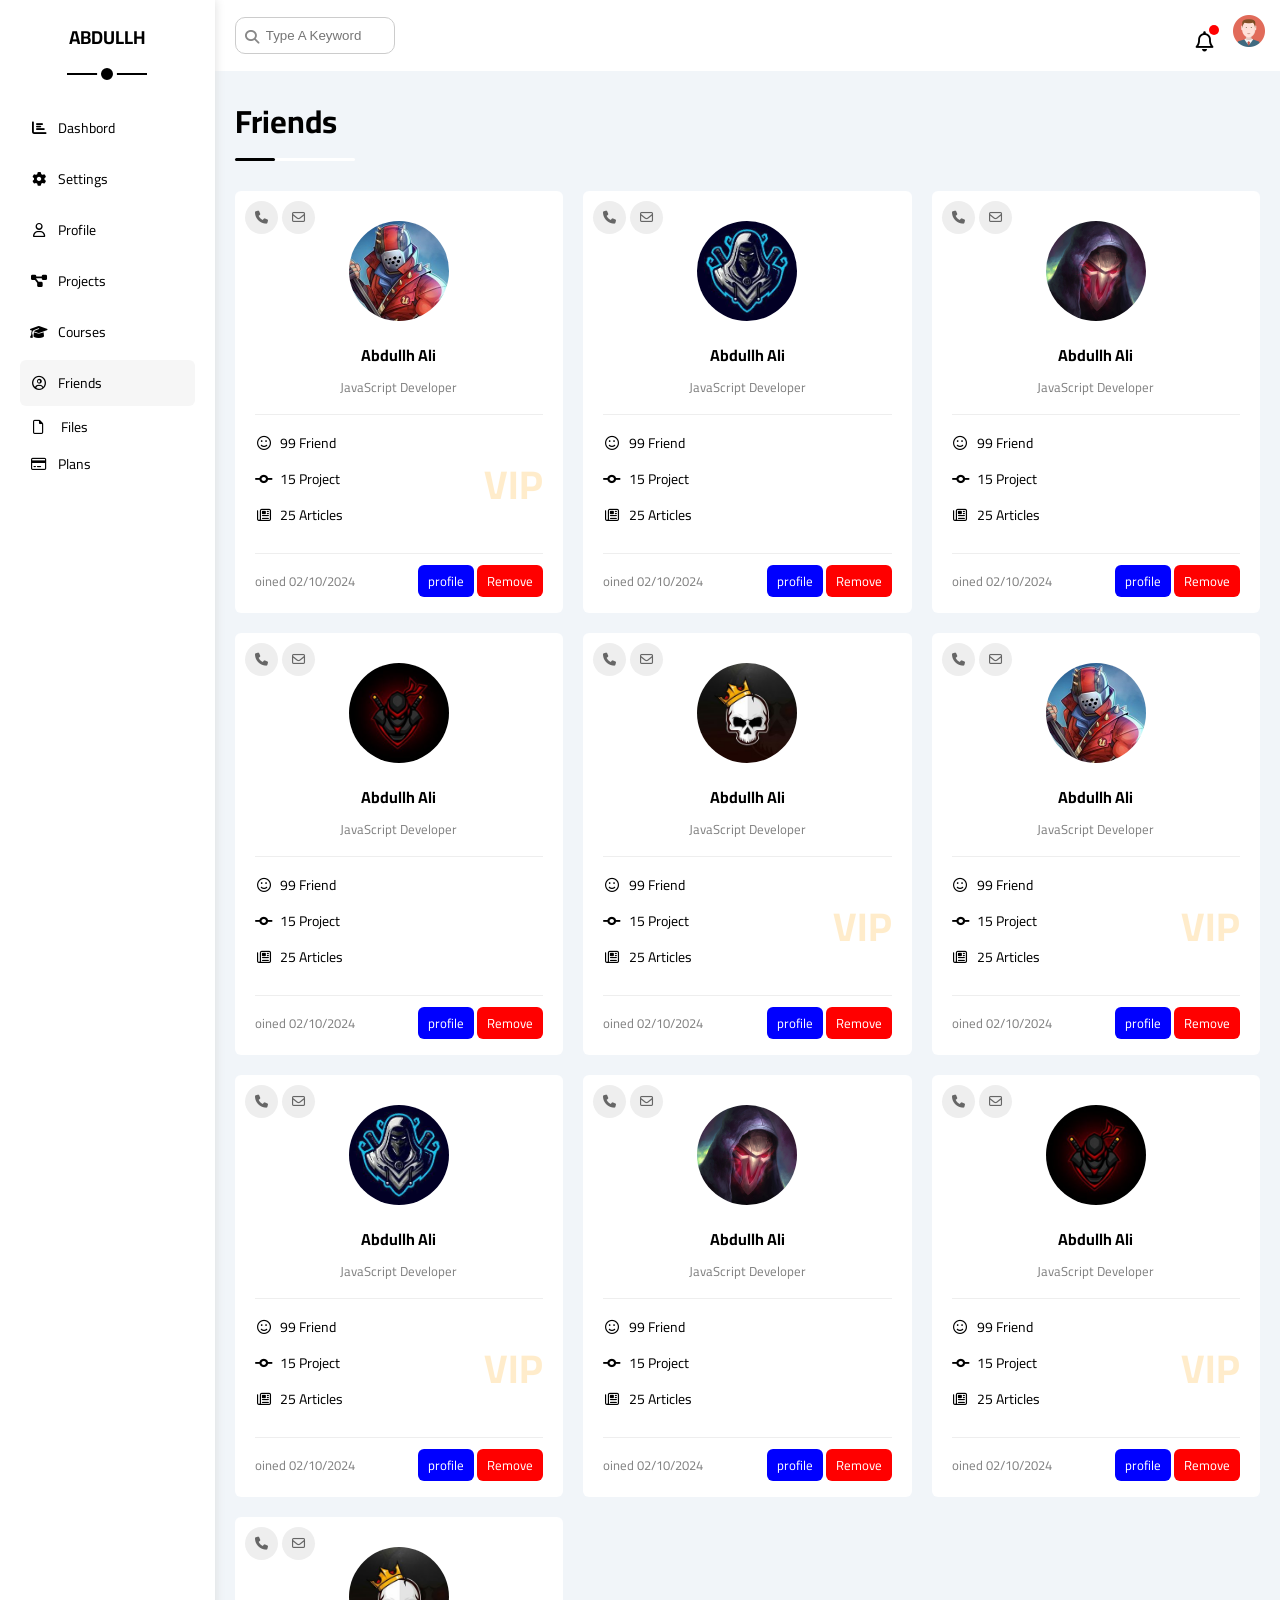
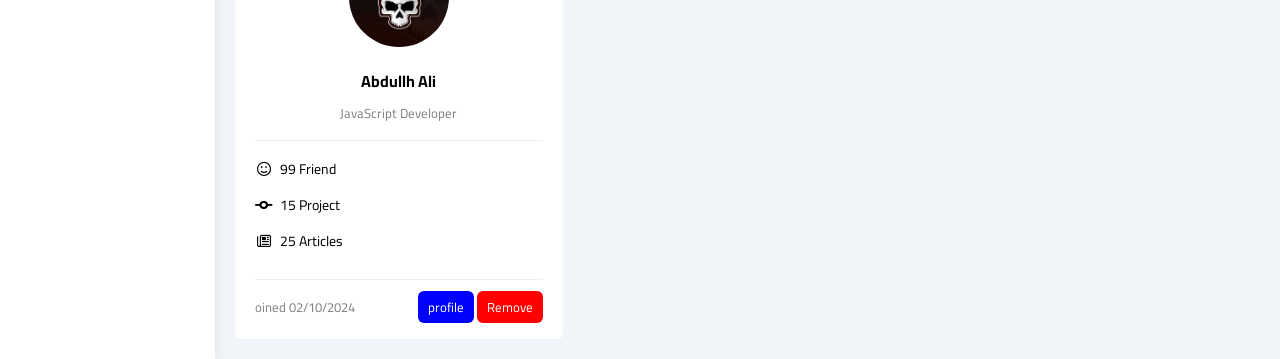
<file: friends.html>
<!DOCTYPE html>
<html lang="en">

<head>
  <meta charset="UTF-8">
  <meta name="viewport" content="width=device-width, initial-scale=1.0">
  <title>Friends</title>
  <link rel="stylesheet" href="/css/all.min.css">
  <link rel="stylesheet" href="css/freemwork.css">
  <link rel="stylesheet" href="css/master.css">
  <!-- Google Fonts -->
  <link rel="preconnect" href="https://fonts.googleapis.com" />
  <link rel="preconnect" href="https://fonts.gstatic.com" crossorigin />
  <link href="https://fonts.googleapis.com/css2?family=Cairo:wght@300;400;700&#038;display=swap" rel="stylesheet" />
</head>

<body>
  <!-- start page -->
  <div class="page d-flex">
    <div class="sidbar bg-white p-20 p-relative">
      <h3 class="p-relative txt-c mt-0">ABDULLH</h3>
      <ul class="p-0 ">
        <li>
          <a class="d-flex align-center fs-14 c-black rad-6 p-10" href="index.html">
            <i class="fa-solid fa-chart-bar fa-fw"></i>
            <span class="fs-14 ml-10">Dashbord</span>
          </a>
        </li>
        <li>
          <a class="d-flex align-center fs-14 c-black rad-6 p-10" href="Settings.html">
            <i class="fa-solid fa-gear fa-fw"></i>
            <span class="fs-14 ml-10">Settings</span>
          </a>
        </li>
        <li>
          <a class="d-flex align-center fs-14 c-black rad-6 p-10" href="Profile.html">
            <i class="fa-regular fa-user fa-fw"></i>
            <span class="fs-14 ml-10">Profile</span>
          </a>
        </li>
        <li>
          <a class="d-flex align-center fs-14 c-black rad-6 p-10" href="Projects.html">
            <i class="fa-solid fa-diagram-project fa-fw"></i>
            <span class="fs-14 ml-10">Projects</span>
          </a>
        </li>
        <li>
          <a class="d-flex align-center fs-14 c-black rad-6 p-10" href="Courses.html">
            <i class="fa-solid fa-graduation-cap fa-fw"></i>
            <span class="fs-14 ml-10">Courses</span>
          </a>
        </li>
        <li>
          <a class="active d-flex align-center fs-14 c-black rad-6 p-10" href="Friends.html">
            <i class="fa-regular fa-circle-user fa-fw"></i>
            <span class="fs-14 ml-10">Friends</span>
          </a>
        </li>
        <li>
          <a class="align-center fs-14 c-black rad-6 p-10" href="Files.html">
            <i class="fa-regular fa-file fa-fw"></i>
            <span class="fs-14 ml-10">Files</span>
          </a>
        </li>
        <li>
          <a class="d-flex align-center fs-14 c-black rad-6 p-10" href="Plans.html">
            <i class="fa-regular fa-credit-card fa-fw"></i>
            <span class="fs-14 ml-10">Plans</span>
          </a>
        </li>
      </ul>
    </div>
    <div class="content w-full">
      <!-- start head -->
      <div class="head bg-white p-15 between-flex">
        <div class="search p-relative">
          <input class="p-10 rad-10" type="search" placeholder="Type A Keyword">
        </div>
        <div class="icons d-flex align-center">
          <span class="notificaion p-relative">
            <i class="fa-regular fa-bell fa-lg"></i>
            <img src="img/avatar.png" alt="">
          </span>
        </div>
      </div>
      <!-- End head -->
      <h1 class="p-relative">Friends</h1>
      <div class="friends-page d-grid m-20 gap-20">
        <div class="freind bg-white  rad-6 p-20 p-relative">
          <div class="contact">
            <i class="fa-solid fa-phone"></i>
            <i class="fa-regular fa-envelope"></i>
          </div>
          <div class="txt-c">
            <img class="rad-hilf mt-10 mb-10 w-100 h-100" src="img/friend-01.jpg" alt="">
            <h4 class="m-0">Abdullh Ali</h4>
            <p class="c-grey fs-13 mt-5 mb-0">JavaScript Developer</p>
          </div>
          <div class="icons fs-14 p-relative">
            <div class="mb-10">
              <i class="fa-regular fa-face-smile fa-fw"></i>
              <span>99 Friend</span>
            </div>
            <div class="mb-10">
              <i class="fa-solid fa-code-commit fa-fw"></i>
              <span>15 Project</span>
            </div>
            <div class="mb-10">
              <i class="fa-regular fa-newspaper fa-fw"></i>
              <span>25 Articles</span>
            </div>
            <span class="vip fw-bold c-orange">VIP</span>
          </div>
          <div class="info between-flex fs-13">
            <span class="c-grey">oined 02/10/2024</span>
            <div>
              <a class="bg-blue c-white btn-shape" href="profile.html">profile</a>
              <a class="bg-red c-white btn-shape" href="#">Remove</a>
            </div>
          </div>
        </div>
        <div class="freind bg-white  rad-6 p-20 p-relative">
          <div class="contact">
            <i class="fa-solid fa-phone"></i>
            <i class="fa-regular fa-envelope"></i>
          </div>
          <div class="txt-c">
            <img class="rad-hilf mt-10 mb-10 w-100 h-100" src="img/friend-02.jpg" alt="">
            <h4 class="m-0">Abdullh Ali</h4>
            <p class="c-grey fs-13 mt-5 mb-0">JavaScript Developer</p>
          </div>
          <div class="icons fs-14 p-relative">
            <div class="mb-10">
              <i class="fa-regular fa-face-smile fa-fw"></i>
              <span>99 Friend</span>
            </div>
            <div class="mb-10">
              <i class="fa-solid fa-code-commit fa-fw"></i>
              <span>15 Project</span>
            </div>
            <div class="mb-10">
              <i class="fa-regular fa-newspaper fa-fw"></i>
              <span>25 Articles</span>
            </div>
          </div>
          <div class="info between-flex fs-13">
            <span class="c-grey">oined 02/10/2024</span>
            <div>
              <a class="bg-blue c-white btn-shape" href="profile.html">profile</a>
              <a class="bg-red c-white btn-shape" href="#">Remove</a>
            </div>
          </div>
        </div>
        <div class="freind bg-white  rad-6 p-20 p-relative">
          <div class="contact">
            <i class="fa-solid fa-phone"></i>
            <i class="fa-regular fa-envelope"></i>
          </div>
          <div class="txt-c">
            <img class="rad-hilf mt-10 mb-10 w-100 h-100" src="img/friend-03.jpg" alt="">
            <h4 class="m-0">Abdullh Ali</h4>
            <p class="c-grey fs-13 mt-5 mb-0">JavaScript Developer</p>
          </div>
          <div class="icons fs-14 p-relative">
            <div class="mb-10">
              <i class="fa-regular fa-face-smile fa-fw"></i>
              <span>99 Friend</span>
            </div>
            <div class="mb-10">
              <i class="fa-solid fa-code-commit fa-fw"></i>
              <span>15 Project</span>
            </div>
            <div class="mb-10">
              <i class="fa-regular fa-newspaper fa-fw"></i>
              <span>25 Articles</span>
            </div>
          </div>
          <div class="info between-flex fs-13">
            <span class="c-grey">oined 02/10/2024</span>
            <div>
              <a class="bg-blue c-white btn-shape" href="profile.html">profile</a>
              <a class="bg-red c-white btn-shape" href="#">Remove</a>
            </div>
          </div>
        </div>
        <div class="freind bg-white  rad-6 p-20 p-relative">
          <div class="contact">
            <i class="fa-solid fa-phone"></i>
            <i class="fa-regular fa-envelope"></i>
          </div>
          <div class="txt-c">
            <img class="rad-hilf mt-10 mb-10 w-100 h-100" src="img/friend-04.jpg" alt="">
            <h4 class="m-0">Abdullh Ali</h4>
            <p class="c-grey fs-13 mt-5 mb-0">JavaScript Developer</p>
          </div>
          <div class="icons fs-14 p-relative">
            <div class="mb-10">
              <i class="fa-regular fa-face-smile fa-fw"></i>
              <span>99 Friend</span>
            </div>
            <div class="mb-10">
              <i class="fa-solid fa-code-commit fa-fw"></i>
              <span>15 Project</span>
            </div>
            <div class="mb-10">
              <i class="fa-regular fa-newspaper fa-fw"></i>
              <span>25 Articles</span>
            </div>
          </div>
          <div class="info between-flex fs-13">
            <span class="c-grey">oined 02/10/2024</span>
            <div>
              <a class="bg-blue c-white btn-shape" href="profile.html">profile</a>
              <a class="bg-red c-white btn-shape" href="#">Remove</a>
            </div>
          </div>
        </div>
        <div class="freind bg-white  rad-6 p-20 p-relative">
          <div class="contact">
            <i class="fa-solid fa-phone"></i>
            <i class="fa-regular fa-envelope"></i>
          </div>
          <div class="txt-c">
            <img class="rad-hilf mt-10 mb-10 w-100 h-100" src="img/friend-05.jpg" alt="">
            <h4 class="m-0">Abdullh Ali</h4>
            <p class="c-grey fs-13 mt-5 mb-0">JavaScript Developer</p>
          </div>
          <div class="icons fs-14 p-relative">
            <div class="mb-10">
              <i class="fa-regular fa-face-smile fa-fw"></i>
              <span>99 Friend</span>
            </div>
            <div class="mb-10">
              <i class="fa-solid fa-code-commit fa-fw"></i>
              <span>15 Project</span>
            </div>
            <div class="mb-10">
              <i class="fa-regular fa-newspaper fa-fw"></i>
              <span>25 Articles</span>
            </div>
            <span class="vip fw-bold c-orange">VIP</span>
          </div>
          <div class="info between-flex fs-13">
            <span class="c-grey">oined 02/10/2024</span>
            <div>
              <a class="bg-blue c-white btn-shape" href="profile.html">profile</a>
              <a class="bg-red c-white btn-shape" href="#">Remove</a>
            </div>
          </div>
        </div>
        <div class="freind bg-white  rad-6 p-20 p-relative">
          <div class="contact">
            <i class="fa-solid fa-phone"></i>
            <i class="fa-regular fa-envelope"></i>
          </div>
          <div class="txt-c">
            <img class="rad-hilf mt-10 mb-10 w-100 h-100" src="img/friend-01.jpg" alt="">
            <h4 class="m-0">Abdullh Ali</h4>
            <p class="c-grey fs-13 mt-5 mb-0">JavaScript Developer</p>
          </div>
          <div class="icons fs-14 p-relative">
            <div class="mb-10">
              <i class="fa-regular fa-face-smile fa-fw"></i>
              <span>99 Friend</span>
            </div>
            <div class="mb-10">
              <i class="fa-solid fa-code-commit fa-fw"></i>
              <span>15 Project</span>
            </div>
            <div class="mb-10">
              <i class="fa-regular fa-newspaper fa-fw"></i>
              <span>25 Articles</span>
            </div>
            <span class="vip fw-bold c-orange">VIP</span>
          </div>
          <div class="info between-flex fs-13">
            <span class="c-grey">oined 02/10/2024</span>
            <div>
              <a class="bg-blue c-white btn-shape" href="profile.html">profile</a>
              <a class="bg-red c-white btn-shape" href="#">Remove</a>
            </div>
          </div>
        </div>
        <div class="freind bg-white  rad-6 p-20 p-relative">
          <div class="contact">
            <i class="fa-solid fa-phone"></i>
            <i class="fa-regular fa-envelope"></i>
          </div>
          <div class="txt-c">
            <img class="rad-hilf mt-10 mb-10 w-100 h-100" src="img/friend-02.jpg" alt="">
            <h4 class="m-0">Abdullh Ali</h4>
            <p class="c-grey fs-13 mt-5 mb-0">JavaScript Developer</p>
          </div>
          <div class="icons fs-14 p-relative">
            <div class="mb-10">
              <i class="fa-regular fa-face-smile fa-fw"></i>
              <span>99 Friend</span>
            </div>
            <div class="mb-10">
              <i class="fa-solid fa-code-commit fa-fw"></i>
              <span>15 Project</span>
            </div>
            <div class="mb-10">
              <i class="fa-regular fa-newspaper fa-fw"></i>
              <span>25 Articles</span>
            </div>
            <span class="vip fw-bold c-orange">VIP</span>
          </div>
          <div class="info between-flex fs-13">
            <span class="c-grey">oined 02/10/2024</span>
            <div>
              <a class="bg-blue c-white btn-shape" href="profile.html">profile</a>
              <a class="bg-red c-white btn-shape" href="#">Remove</a>
            </div>
          </div>
        </div>
        <div class="freind bg-white  rad-6 p-20 p-relative">
          <div class="contact">
            <i class="fa-solid fa-phone"></i>
            <i class="fa-regular fa-envelope"></i>
          </div>
          <div class="txt-c">
            <img class="rad-hilf mt-10 mb-10 w-100 h-100" src="img/friend-03.jpg" alt="">
            <h4 class="m-0">Abdullh Ali</h4>
            <p class="c-grey fs-13 mt-5 mb-0">JavaScript Developer</p>
          </div>
          <div class="icons fs-14 p-relative">
            <div class="mb-10">
              <i class="fa-regular fa-face-smile fa-fw"></i>
              <span>99 Friend</span>
            </div>
            <div class="mb-10">
              <i class="fa-solid fa-code-commit fa-fw"></i>
              <span>15 Project</span>
            </div>
            <div class="mb-10">
              <i class="fa-regular fa-newspaper fa-fw"></i>
              <span>25 Articles</span>
            </div>
          </div>
          <div class="info between-flex fs-13">
            <span class="c-grey">oined 02/10/2024</span>
            <div>
              <a class="bg-blue c-white btn-shape" href="profile.html">profile</a>
              <a class="bg-red c-white btn-shape" href="#">Remove</a>
            </div>
          </div>
        </div>
        <div class="freind bg-white  rad-6 p-20 p-relative">
          <div class="contact">
            <i class="fa-solid fa-phone"></i>
            <i class="fa-regular fa-envelope"></i>
          </div>
          <div class="txt-c">
            <img class="rad-hilf mt-10 mb-10 w-100 h-100" src="img/friend-04.jpg" alt="">
            <h4 class="m-0">Abdullh Ali</h4>
            <p class="c-grey fs-13 mt-5 mb-0">JavaScript Developer</p>
          </div>
          <div class="icons fs-14 p-relative">
            <div class="mb-10">
              <i class="fa-regular fa-face-smile fa-fw"></i>
              <span>99 Friend</span>
            </div>
            <div class="mb-10">
              <i class="fa-solid fa-code-commit fa-fw"></i>
              <span>15 Project</span>
            </div>
            <div class="mb-10">
              <i class="fa-regular fa-newspaper fa-fw"></i>
              <span>25 Articles</span>
            </div>
            <span class="vip fw-bold c-orange">VIP</span>
          </div>
          <div class="info between-flex fs-13">
            <span class="c-grey">oined 02/10/2024</span>
            <div>
              <a class="bg-blue c-white btn-shape" href="profile.html">profile</a>
              <a class="bg-red c-white btn-shape" href="#">Remove</a>
            </div>
          </div>
        </div>
        <div class="freind bg-white  rad-6 p-20 p-relative">
          <div class="contact">
            <i class="fa-solid fa-phone"></i>
            <i class="fa-regular fa-envelope"></i>
          </div>
          <div class="txt-c">
            <img class="rad-hilf mt-10 mb-10 w-100 h-100" src="img/friend-05.jpg" alt="">
            <h4 class="m-0">Abdullh Ali</h4>
            <p class="c-grey fs-13 mt-5 mb-0">JavaScript Developer</p>
          </div>
          <div class="icons fs-14 p-relative">
            <div class="mb-10">
              <i class="fa-regular fa-face-smile fa-fw"></i>
              <span>99 Friend</span>
            </div>
            <div class="mb-10">
              <i class="fa-solid fa-code-commit fa-fw"></i>
              <span>15 Project</span>
            </div>
            <div class="mb-10">
              <i class="fa-regular fa-newspaper fa-fw"></i>
              <span>25 Articles</span>
            </div>
          </div>
          <div class="info between-flex fs-13">
            <span class="c-grey">oined 02/10/2024</span>
            <div>
              <a class="bg-blue c-white btn-shape" href="profile.html">profile</a>
              <a class="bg-red c-white btn-shape" href="#">Remove</a>
            </div>
          </div>
        </div>
      </div>
    </div>
  </div>
</body>

</html>
</file>
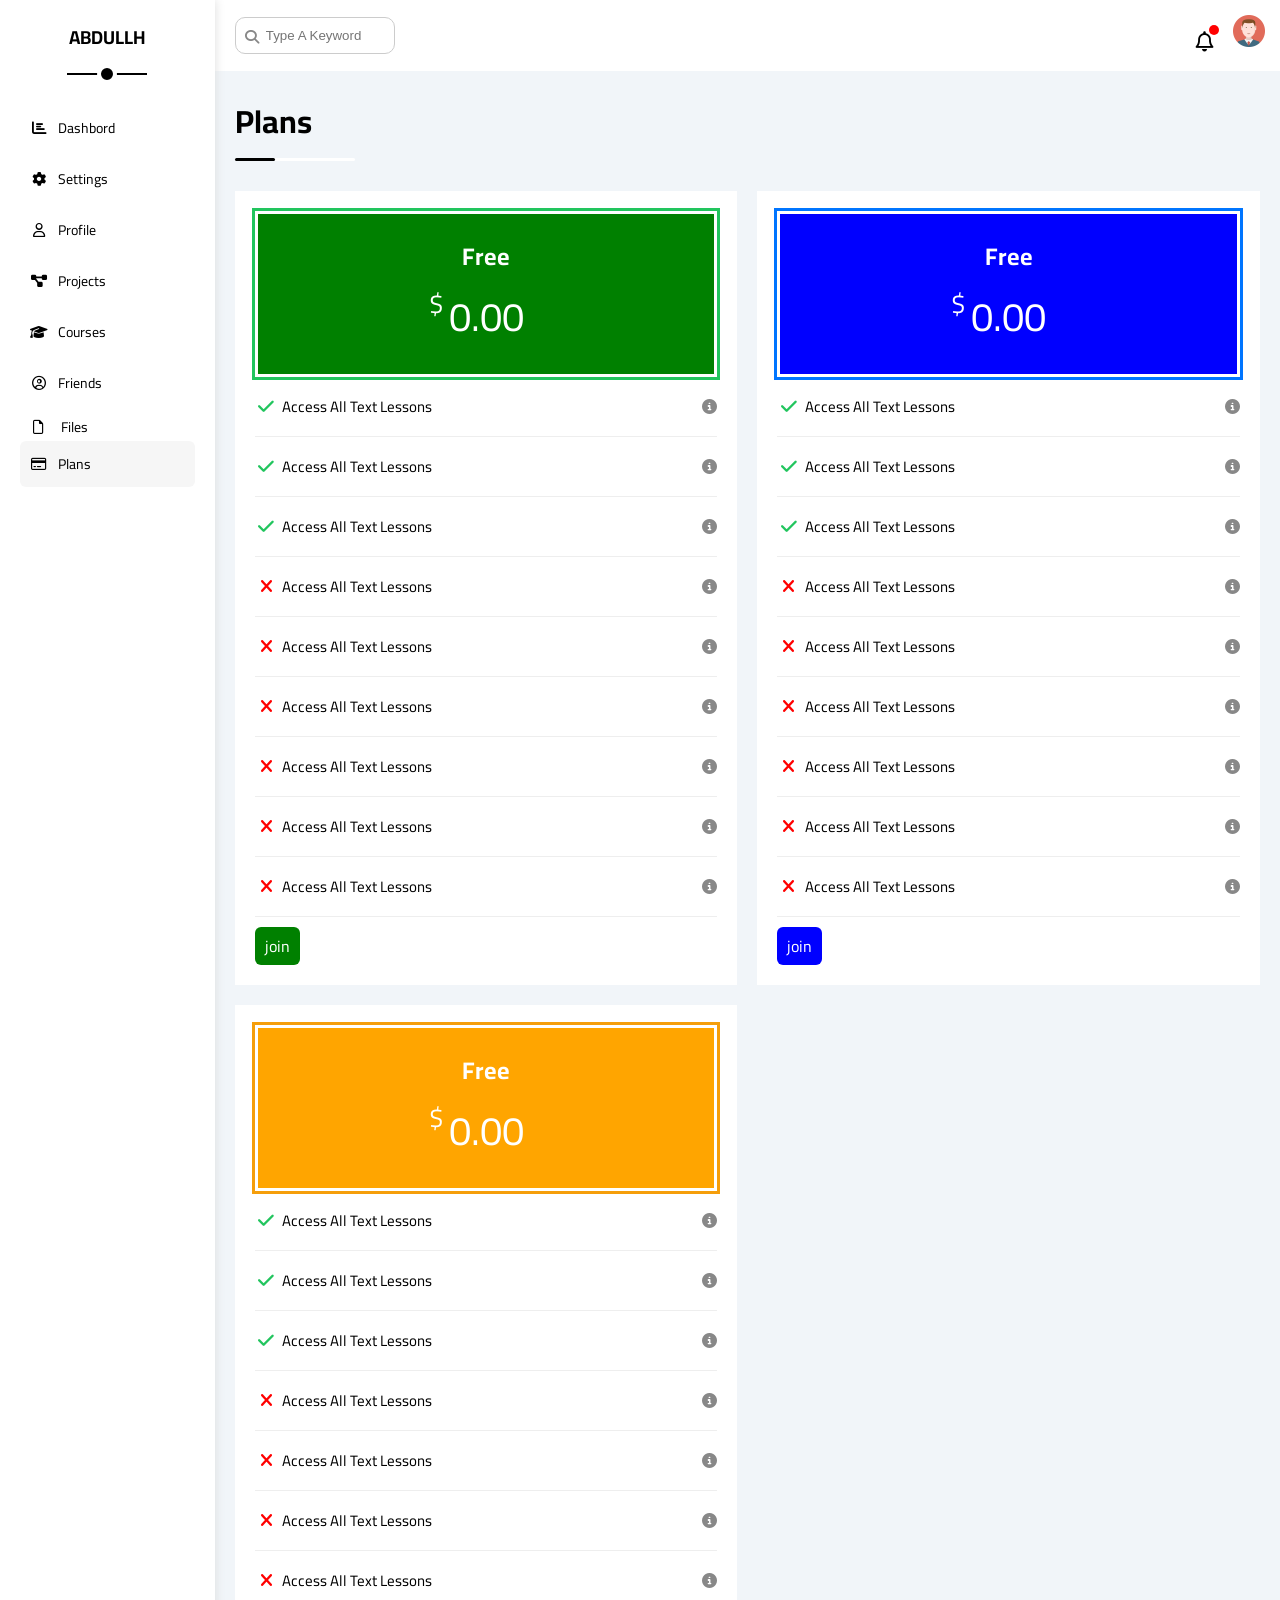
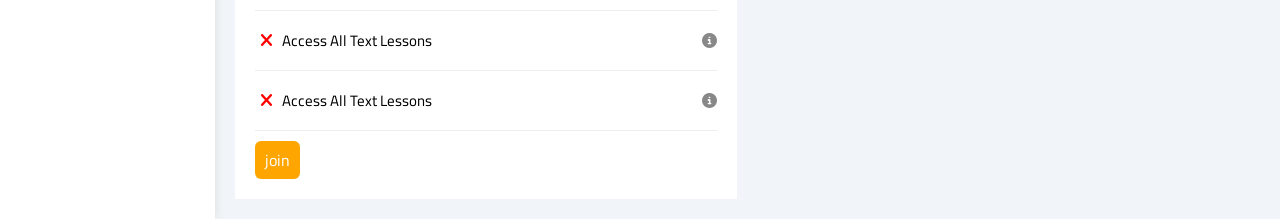
<file: plans.html>
<!DOCTYPE html>
<html lang="en">

<head>
  <meta charset="UTF-8">
  <meta name="viewport" content="width=device-width, initial-scale=1.0">
  <title>Plans</title>
  <link rel="stylesheet" href="/css/all.min.css">
  <link rel="stylesheet" href="css/freemwork.css">
  <link rel="stylesheet" href="css/master.css">
  <!-- Google Fonts -->
  <link rel="preconnect" href="https://fonts.googleapis.com" />
  <link rel="preconnect" href="https://fonts.gstatic.com" crossorigin />
  <link href="https://fonts.googleapis.com/css2?family=Cairo:wght@300;400;700&#038;display=swap" rel="stylesheet" />
</head>

<body>
  <!-- start page -->
  <div class="page d-flex">
    <div class="sidbar bg-white p-20 p-relative">
      <h3 class="p-relative txt-c mt-0">ABDULLH</h3>
      <ul class="p-0 ">
        <li>
          <a class="d-flex align-center fs-14 c-black rad-6 p-10" href="index.html">
            <i class="fa-solid fa-chart-bar fa-fw"></i>
            <span class="fs-14 ml-10">Dashbord</span>
          </a>
        </li>
        <li>
          <a class="d-flex align-center fs-14 c-black rad-6 p-10" href="Settings.html">
            <i class="fa-solid fa-gear fa-fw"></i>
            <span class="fs-14 ml-10">Settings</span>
          </a>
        </li>
        <li>
          <a class="d-flex align-center fs-14 c-black rad-6 p-10" href="Profile.html">
            <i class="fa-regular fa-user fa-fw"></i>
            <span class="fs-14 ml-10">Profile</span>
          </a>
        </li>
        <li>
          <a class="d-flex align-center fs-14 c-black rad-6 p-10" href="Projects.html">
            <i class="fa-solid fa-diagram-project fa-fw"></i>
            <span class="fs-14 ml-10">Projects</span>
          </a>
        </li>
        <li>
          <a class="d-flex align-center fs-14 c-black rad-6 p-10" href="Courses.html">
            <i class="fa-solid fa-graduation-cap fa-fw"></i>
            <span class="fs-14 ml-10">Courses</span>
          </a>
        </li>
        <li>
          <a class="d-flex align-center fs-14 c-black rad-6 p-10" href="Friends.html">
            <i class="fa-regular fa-circle-user fa-fw"></i>
            <span class="fs-14 ml-10">Friends</span>
          </a>
        </li>
        <li>
          <a class="align-center fs-14 c-black rad-6 p-10" href="Files.html">
            <i class="fa-regular fa-file fa-fw"></i>
            <span class="fs-14 ml-10">Files</span>
          </a>
        </li>
        <li>
          <a class="active d-flex align-center fs-14 c-black rad-6 p-10" href="Plans.html">
            <i class="fa-regular fa-credit-card fa-fw"></i>
            <span class="fs-14 ml-10">Plans</span>
          </a>
        </li>
      </ul>
    </div>
    <div class="content w-full">
      <!-- start head -->
      <div class="head bg-white p-15 between-flex">
        <div class="search p-relative">
          <input class="p-10 rad-10" type="search" placeholder="Type A Keyword">
        </div>
        <div class="icons d-flex align-center">
          <span class="notificaion p-relative">
            <i class="fa-regular fa-bell fa-lg"></i>
            <img src="img/avatar.png" alt="">
          </span>
        </div>
      </div>
      <!-- End head -->
      <h1 class="p-relative">Plans</h1>
      <div class="plans-page d-grid m-20 gap-20">
        <div class="plan green bg-white p-20">
          <div class="top bg-green txt-c p-20">
            <h2 class="m-0 c-white">Free</h2>
            <div class="price c-white"><span>$</span>0.00</div>
          </div>
          <ul class="m-0">
            <li>
              <i class="fa-solid fa-check fa-fw yes"></i>
              <span>Access All Text Lessons</span>
              <i class="fa-solid fa-circle-info help"></i>
            </li>
            <li>
              <i class="fa-solid fa-check fa-fw yes"></i>
              <span>Access All Text Lessons</span>
              <i class="fa-solid fa-circle-info help"></i>
            </li>
            <li>
              <i class="fa-solid fa-check fa-fw yes"></i>
              <span>Access All Text Lessons</span>
              <i class="fa-solid fa-circle-info help"></i>
            </li>
            <li>
              <i class="fa-solid fa-xmark fa-fw"></i>
              <span>Access All Text Lessons</span>
              <i class="fa-solid fa-circle-info help"></i>
            </li>
            <li>
              <i class="fa-solid fa-xmark fa-fw"></i>
              <span>Access All Text Lessons</span>
              <i class="fa-solid fa-circle-info help"></i>
            </li>
            <li>
              <i class="fa-solid fa-xmark fa-fw"></i>
              <span>Access All Text Lessons</span>
              <i class="fa-solid fa-circle-info help"></i>
            </li>
            <li>
              <i class="fa-solid fa-xmark fa-fw"></i>
              <span>Access All Text Lessons</span>
              <i class="fa-solid fa-circle-info help"></i>
            </li>
            <li>
              <i class="fa-solid fa-xmark fa-fw"></i>
              <span>Access All Text Lessons</span>
              <i class="fa-solid fa-circle-info help"></i>
            </li>
            <li>
              <i class="fa-solid fa-xmark fa-fw"></i>
              <span>Access All Text Lessons</span>
              <i class="fa-solid fa-circle-info help"></i>
            </li>
          </ul>
          <a class="btn-shape bg-green c-white d-block w-fit mt-10" href="#">join</a>
        </div>
        <div class="plan blue bg-white p-20">
          <div class="top bg-blue txt-c p-20">
            <h2 class="m-0 c-white">Free</h2>
            <div class="price c-white"><span>$</span>0.00</div>
          </div>
          <ul class="m-0">
            <li>
              <i class="fa-solid fa-check fa-fw yes"></i>
              <span>Access All Text Lessons</span>
              <i class="fa-solid fa-circle-info help"></i>
            </li>
            <li>
              <i class="fa-solid fa-check fa-fw yes"></i>
              <span>Access All Text Lessons</span>
              <i class="fa-solid fa-circle-info help"></i>
            </li>
            <li>
              <i class="fa-solid fa-check fa-fw yes"></i>
              <span>Access All Text Lessons</span>
              <i class="fa-solid fa-circle-info help"></i>
            </li>
            <li>
              <i class="fa-solid fa-xmark fa-fw"></i>
              <span>Access All Text Lessons</span>
              <i class="fa-solid fa-circle-info help"></i>
            </li>
            <li>
              <i class="fa-solid fa-xmark fa-fw"></i>
              <span>Access All Text Lessons</span>
              <i class="fa-solid fa-circle-info help"></i>
            </li>
            <li>
              <i class="fa-solid fa-xmark fa-fw"></i>
              <span>Access All Text Lessons</span>
              <i class="fa-solid fa-circle-info help"></i>
            </li>
            <li>
              <i class="fa-solid fa-xmark fa-fw"></i>
              <span>Access All Text Lessons</span>
              <i class="fa-solid fa-circle-info help"></i>
            </li>
            <li>
              <i class="fa-solid fa-xmark fa-fw"></i>
              <span>Access All Text Lessons</span>
              <i class="fa-solid fa-circle-info help"></i>
            </li>
            <li>
              <i class="fa-solid fa-xmark fa-fw"></i>
              <span>Access All Text Lessons</span>
              <i class="fa-solid fa-circle-info help"></i>
            </li>
          </ul>
          <a class="btn-shape bg-blue c-white d-block w-fit mt-10" href="#">join</a>
        </div>
        <div class="plan orange bg-white p-20">
          <div class="top bg-orange txt-c p-20">
            <h2 class="m-0 c-white">Free</h2>
            <div class="price c-white"><span>$</span>0.00</div>
          </div>
          <ul class="m-0">
            <li>
              <i class="fa-solid fa-check fa-fw yes"></i>
              <span>Access All Text Lessons</span>
              <i class="fa-solid fa-circle-info help"></i>
            </li>
            <li>
              <i class="fa-solid fa-check fa-fw yes"></i>
              <span>Access All Text Lessons</span>
              <i class="fa-solid fa-circle-info help"></i>
            </li>
            <li>
              <i class="fa-solid fa-check fa-fw yes"></i>
              <span>Access All Text Lessons</span>
              <i class="fa-solid fa-circle-info help"></i>
            </li>
            <li>
              <i class="fa-solid fa-xmark fa-fw"></i>
              <span>Access All Text Lessons</span>
              <i class="fa-solid fa-circle-info help"></i>
            </li>
            <li>
              <i class="fa-solid fa-xmark fa-fw"></i>
              <span>Access All Text Lessons</span>
              <i class="fa-solid fa-circle-info help"></i>
            </li>
            <li>
              <i class="fa-solid fa-xmark fa-fw"></i>
              <span>Access All Text Lessons</span>
              <i class="fa-solid fa-circle-info help"></i>
            </li>
            <li>
              <i class="fa-solid fa-xmark fa-fw"></i>
              <span>Access All Text Lessons</span>
              <i class="fa-solid fa-circle-info help"></i>
            </li>
            <li>
              <i class="fa-solid fa-xmark fa-fw"></i>
              <span>Access All Text Lessons</span>
              <i class="fa-solid fa-circle-info help"></i>
            </li>
            <li>
              <i class="fa-solid fa-xmark fa-fw"></i>
              <span>Access All Text Lessons</span>
              <i class="fa-solid fa-circle-info help"></i>
            </li>
          </ul>
          <a class="btn-shape bg-orange c-white d-block w-fit mt-10" href="#">join</a>
        </div>
      </div>
    </div>
  </div>
</body>

</html>
</file>
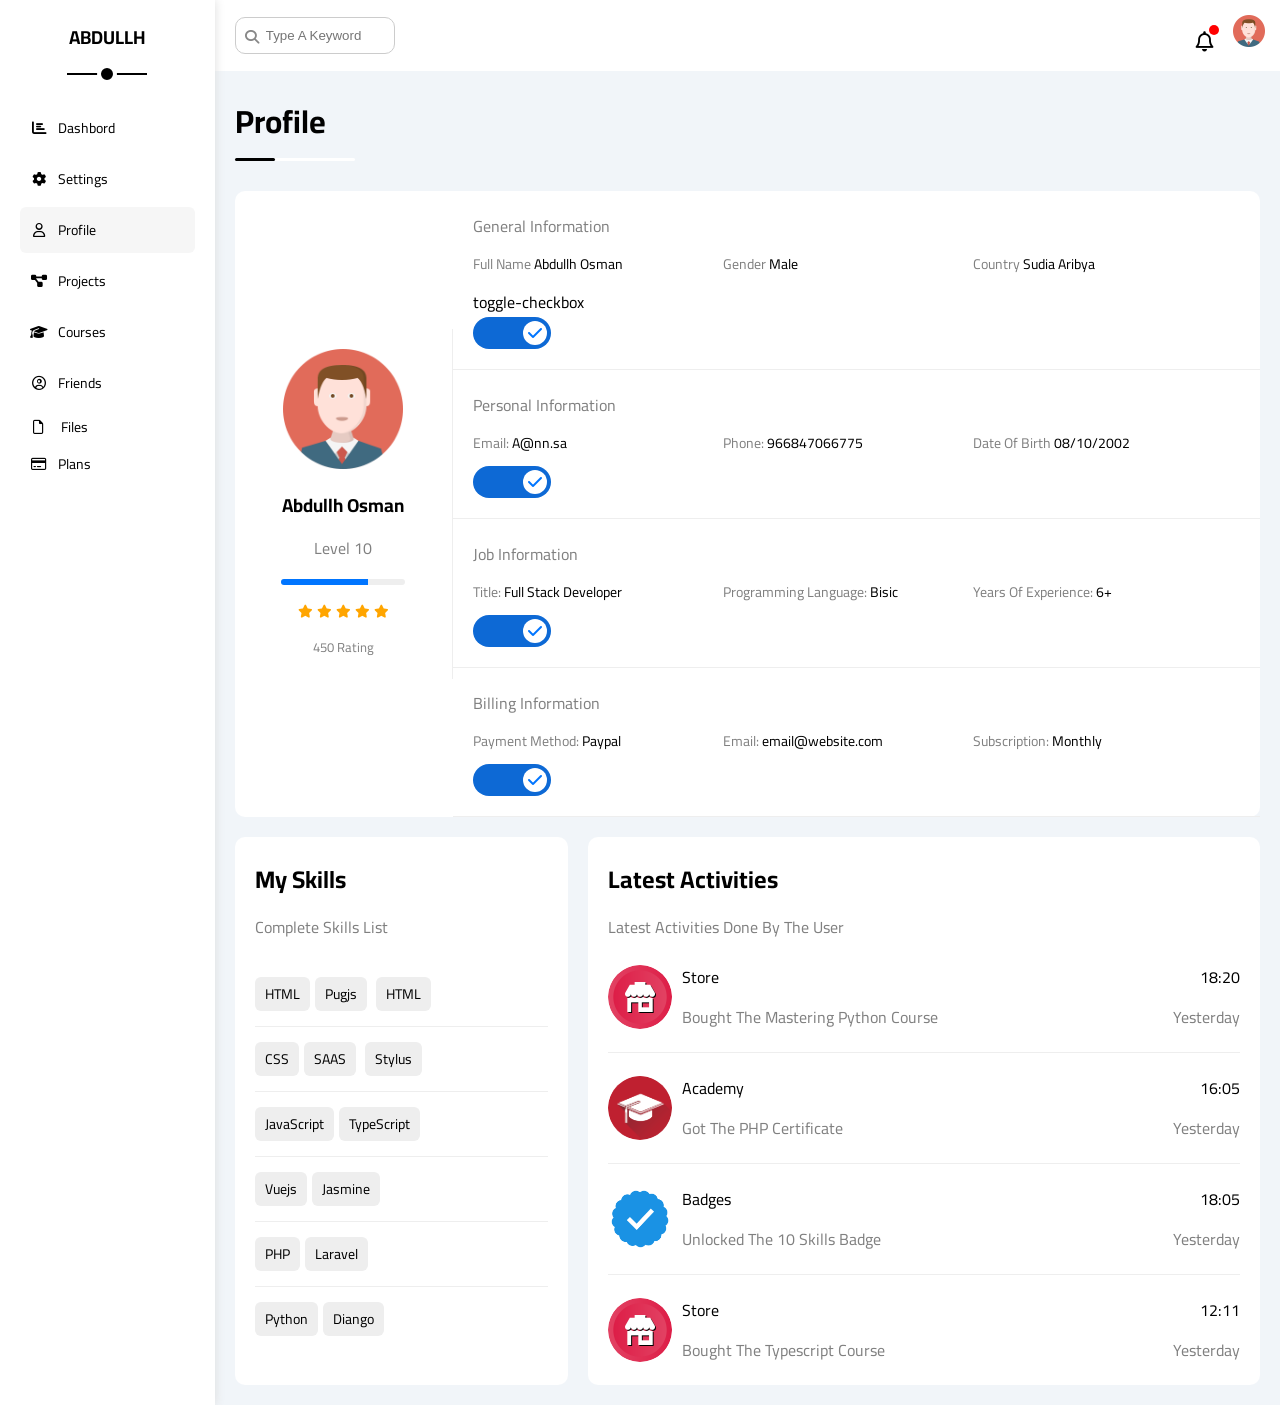
<file: profile.html>
<!DOCTYPE html>
<html lang="en">

<head>
  <meta charset="UTF-8">
  <meta name="viewport" content="width=device-width, initial-scale=1.0">
  <title>Profile</title>
  <link rel="stylesheet" href="/css/all.min.css">
  <link rel="stylesheet" href="css/freemwork.css">
  <link rel="stylesheet" href="css/master.css">
  <!-- Google Fonts -->
  <link rel="preconnect" href="https://fonts.googleapis.com" />
  <link rel="preconnect" href="https://fonts.gstatic.com" crossorigin />
  <link href="https://fonts.googleapis.com/css2?family=Cairo:wght@300;400;700&#038;display=swap" rel="stylesheet" />
</head>

<body>
  <!-- start page -->
  <div class="page d-flex">
    <div class="sidbar bg-white p-20 p-relative">
      <h3 class="p-relative txt-c mt-0">ABDULLH</h3>
      <ul class="p-0 ">
        <li>
          <a class="d-flex align-center fs-14 c-black rad-6 p-10" href="index.html">
            <i class="fa-solid fa-chart-bar fa-fw"></i>
            <span class="fs-14 ml-10">Dashbord</span>
          </a>
        </li>
        <li>
          <a class="d-flex align-center fs-14 c-black rad-6 p-10" href="Settings.html">
            <i class="fa-solid fa-gear fa-fw"></i>
            <span class="fs-14 ml-10">Settings</span>
          </a>
        </li>
        <li>
          <a class="active d-flex align-center fs-14 c-black rad-6 p-10" href="Profile.html">
            <i class="fa-regular fa-user fa-fw"></i>
            <span class="fs-14 ml-10">Profile</span>
          </a>
        </li>
        <li>
          <a class="d-flex align-center fs-14 c-black rad-6 p-10" href="Projects.html">
            <i class="fa-solid fa-diagram-project fa-fw"></i>
            <span class="fs-14 ml-10">Projects</span>
          </a>
        </li>
        <li>
          <a class="d-flex align-center fs-14 c-black rad-6 p-10" href="Courses.html">
            <i class="fa-solid fa-graduation-cap fa-fw"></i>
            <span class="fs-14 ml-10">Courses</span>
          </a>
        </li>
        <li>
          <a class="d-flex align-center fs-14 c-black rad-6 p-10" href="Friends.html">
            <i class="fa-regular fa-circle-user fa-fw"></i>
            <span class="fs-14 ml-10">Friends</span>
          </a>
        </li>
        <li>
          <a class="align-center fs-14 c-black rad-6 p-10" href="Files.html">
            <i class="fa-regular fa-file fa-fw"></i>
            <span class="fs-14 ml-10">Files</span>
          </a>
        </li>
        <li>
          <a class="d-flex align-center fs-14 c-black rad-6 p-10" href="Plans.html">
            <i class="fa-regular fa-credit-card fa-fw"></i>
            <span class="fs-14 ml-10">Plans</span>
          </a>
        </li>
      </ul>
    </div>
    <div class="content w-full">
      <!-- start head -->
      <div class="head bg-white p-15 between-flex">
        <div class="search p-relative">
          <input class="p-10 rad-10" type="search" placeholder="Type A Keyword">
        </div>
        <div class="icons d-flex align-center">
          <span class="notificaion p-relative">
            <i class="fa-regular fa-bell fa-lg"></i>
            <img src="img/avatar.png" alt="">
          </span>
        </div>
      </div>
      <!-- End head -->
      <h1 class="p-relative">Profile</h1>
      <div class="profile-page m-20">
        <!-- start Overview -->
        <div class="overview bg-white rad-10 d-flex align-center">
          <div class="avater-box txt-c p-20">
            <img class="mb-10 rad-half" src="img/avatar.png" alt="">
            <h3 class="m-0">Abdullh Osman</h3>
            <p class="c-grey mt-10">Level 10</p>
            <div class="level rad-6 bg-eee p-relative">
              <span style="width: 70%;"></span>
            </div>
            <div class="rating mt-10 mb-10">
              <i class="fa-solid fa-star c-orange fs-13"></i>
              <i class="fa-solid fa-star c-orange fs-13"></i>
              <i class="fa-solid fa-star c-orange fs-13"></i>
              <i class="fa-solid fa-star c-orange fs-13"></i>
              <i class="fa-solid fa-star c-orange fs-13"></i>
            </div>
            <p class="c-grey m-0 fs-13">450 Rating</p>
          </div>
          <div class="info-box txt-c-mobile">
            <!-- start informtion row -->
            <div class="box p-20 d-flex align-center">
              <h4 class="c-grey fs-15 m-0 w-full">General Information</h4>
              <div class="fs-14">
                <span class="c-grey">Full Name</span>
                <span>Abdullh Osman</span>
              </div>
              <div class="fs-14">
                <span class="c-grey">Gender</span>
                <span>Male</span>
              </div>
              <div class="fs-14">
                <span class="c-grey">Country</span>
                <span>Sudia Aribya</span>
              </div>
              <div>
                <label>toggle-checkbox
                  <input class="toggle-checkbox" type="checkbox" checked>
                  <div class="toggle-switch"></div>
                </label>
              </div>
            </div>
            <!-- End informtion row -->
            <!-- start informtion row -->
            <div class="box p-20 d-flex align-center">
              <h4 class="c-grey fs-15 m-0 w-full">Personal Information</h4>
              <div class="fs-14">
                <span class="c-grey">Email:</span>
                <span>A@nn.sa</span>
              </div>
              <div class="fs-14">
                <span class="c-grey">Phone:</span>
                <span>966847066775</span>
              </div>
              <div class="fs-14">
                <span class="c-grey">Date Of Birth</span>
                <span>08/10/2002</span>
              </div>
              <div>
                <label>
                  <input class="toggle-checkbox" type="checkbox" checked>
                  <div class="toggle-switch"></div>
                </label>
              </div>
            </div>
            <!-- End informtion row -->
            <!-- start informtion row -->
            <div class="box p-20 d-flex align-center">
              <h4 class="c-grey fs-15 m-0 w-full">Job Information</h4>
              <div class="fs-14">
                <span class="c-grey">Title:</span>
                <span>Full Stack Developer</span>
              </div>
              <div class="fs-14">
                <span class="c-grey">Programming Language:</span>
                <span>Bisic</span>
              </div>
              <div class="fs-14">
                <span class="c-grey">Years Of Experience:</span>
                <span>6+</span>
              </div>
              <div>
                <label>
                  <input class="toggle-checkbox" type="checkbox" checked>
                  <div class="toggle-switch"></div>
                </label>
              </div>
            </div>
            <!-- End informtion row -->
            <!-- start informtion row -->
            <div class="box p-20 d-flex align-center">
              <h4 class="c-grey fs-15 m-0 w-full">Billing Information</h4>
              <div class="fs-14">
                <span class="c-grey">Payment Method:</span>
                <span>Paypal</span>
              </div>
              <div class="fs-14">
                <span class="c-grey">Email:</span>
                <span>email@website.com</span>
              </div>
              <div class="fs-14">
                <span class="c-grey">Subscription:</span>
                <span>Monthly</span>
              </div>
              <div>
                <label>
                  <input class="toggle-checkbox" type="checkbox" checked>
                  <div class="toggle-switch"></div>
                </label>
              </div>
            </div>
            <!-- Emd informtion row -->
          </div>
        </div>
        <!-- End Overview -->
        <!-- start other date -->
        <div class="other-date d-flex gap-20">
          <div class="skills-card p-20 bg-white rad-10 mt-20">
            <h2 class="mt-0 mb-10">My Skills</h2>
            <p class="mt-0 mb-20 c-grey fs-15">Complete Skills List</p>
            <ul class="m-0 txt-c-mobile">
              <li><span>HTML</span><span>Pugjs</span> <span>HTML</span></li>
              <li><span>CSS</span><span>SAAS</span> <span>Stylus</span></li>
              <li><span>JavaScript</span><span>TypeScript</span></li>
              <li><span>Vuejs</span><span>Jasmine</span></li>
              <li><span>PHP</span><span>Laravel</span></li>
              <li><span>Python</span><span>Diango</span></li>
            </ul>
          </div>
          <div class="activities p-20 bg-white rad-10 mt-20">
            <h2 class="mt-0 mb-10">Latest Activities</h2>
            <p class="mt-0 mb-20 c-grey fs-15">Latest Activities Done By The User</p>
            <div class="activity d-flex align-center txt-c-mobile">
              <img src="img/activity-01.png" alt="">
              <div class="info">
                <span class="d-block mb-10">Store</span>
                <span class="c-grey ">Bought The Mastering Python Course</span>
              </div>
              <div class="date">
                <span class="d-block mb-10">18:20</span>
                <span class="c-grey ">Yesterday</span>
              </div>
            </div>
            <div class="activity d-flex align-center txt-c-mobile">
              <img src="img/activity-02.png" alt="">
              <div class="info">
                <span class="d-block mb-10">Academy</span>
                <span class="c-grey ">Got The PHP Certificate</span>
              </div>
              <div class="date">
                <span class="d-block mb-10">16:05</span>
                <span class="c-grey ">Yesterday</span>
              </div>
            </div>
            <div class="activity d-flex align-center txt-c-mobile">
              <img src="img/activity-03.png" alt="">
              <div class="info">
                <span class="d-block mb-10">Badges</span>
                <span class="c-grey ">Unlocked The 10 Skills Badge</span>
              </div>
              <div class="date">
                <span class="d-block mb-10">18:05</span>
                <span class="c-grey ">Yesterday</span>
              </div>
            </div>
            <div class="activity d-flex align-center txt-c-mobile">
              <img src="img/activity-01.png" alt="">
              <div class="info">
                <span class="d-block mb-10">Store</span>
                <span class="c-grey ">Bought The Typescript Course</span>
              </div>
              <div class="date">
                <span class="d-block mb-10">12:11</span>
                <span class="c-grey ">Yesterday</span>
              </div>
            </div>
          </div>
        </div>
        <!-- End other date -->
      </div>
    </div>
  </div>
</body>

</html>
</file>
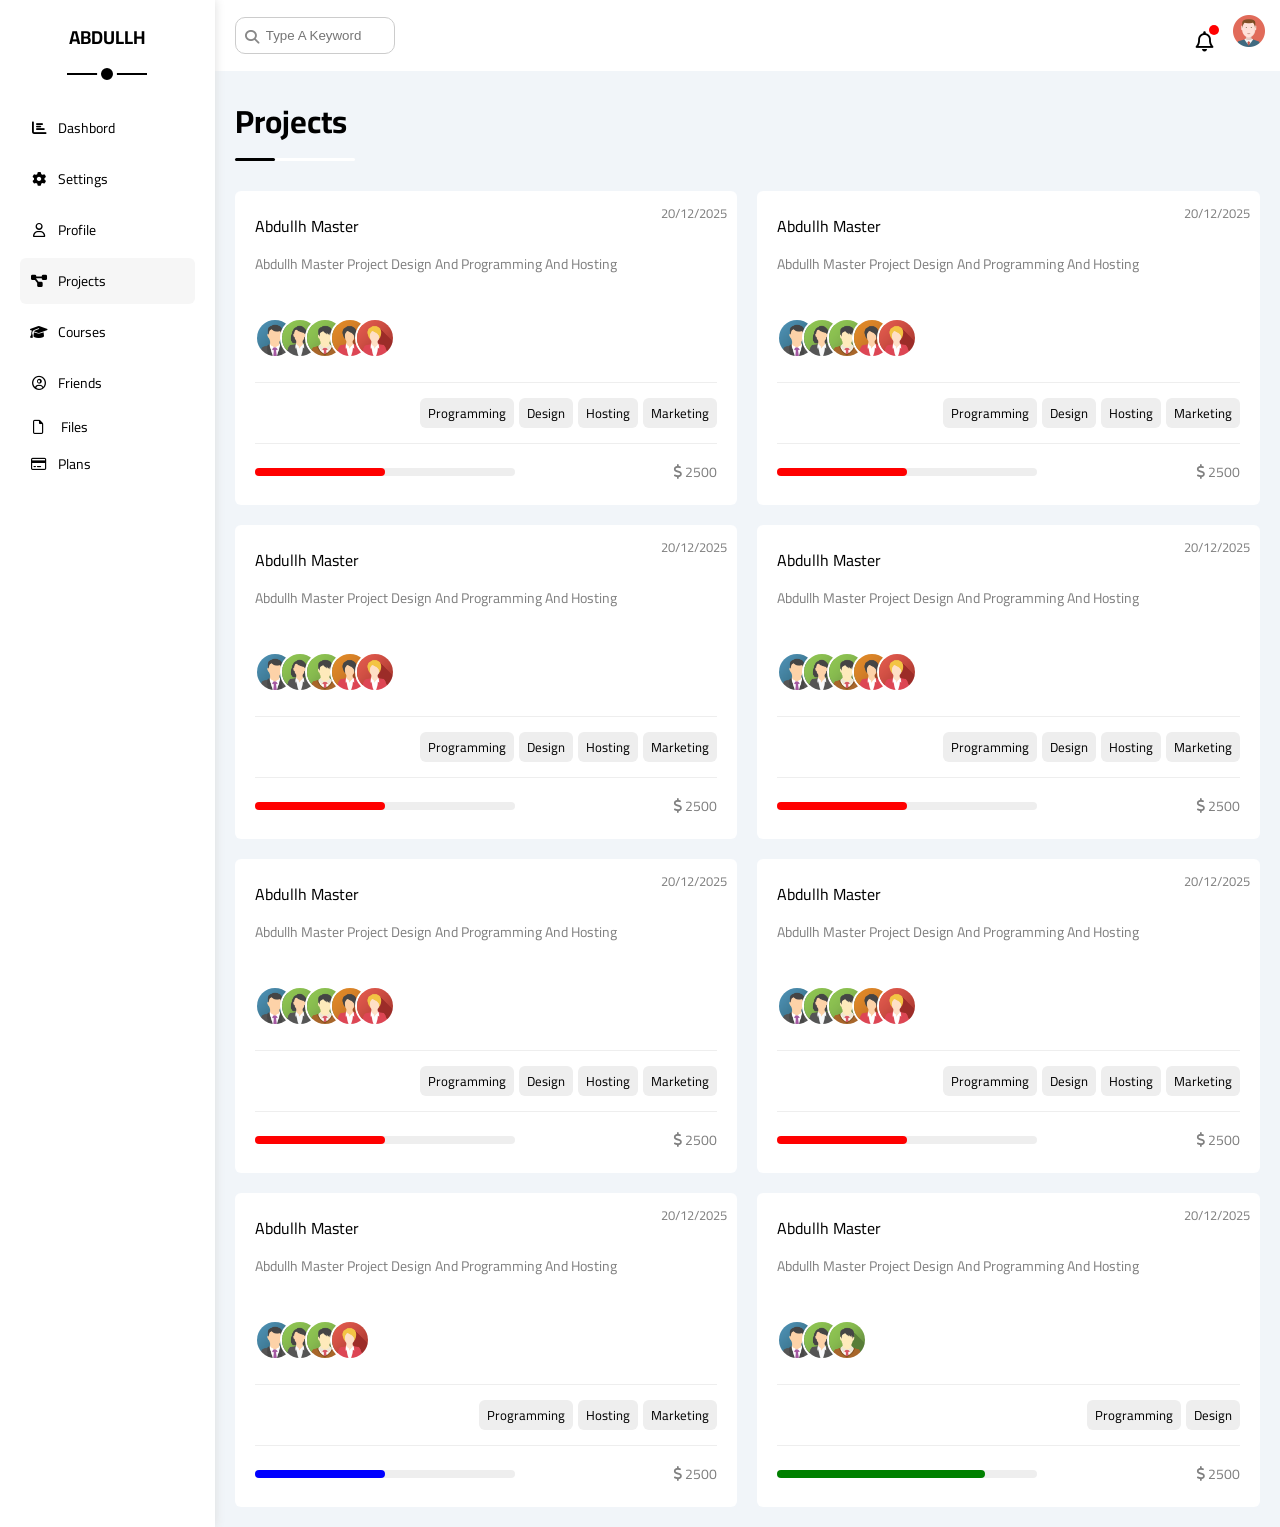
<file: projects.html>
<!DOCTYPE html>
<html lang="en">

<head>
  <meta charset="UTF-8">
  <meta name="viewport" content="width=device-width, initial-scale=1.0">
  <title>Projects</title>
  <link rel="stylesheet" href="/css/all.min.css">
  <link rel="stylesheet" href="css/freemwork.css">
  <link rel="stylesheet" href="css/master.css">
  <!-- Google Fonts -->
  <link rel="preconnect" href="https://fonts.googleapis.com" />
  <link rel="preconnect" href="https://fonts.gstatic.com" crossorigin />
  <link href="https://fonts.googleapis.com/css2?family=Cairo:wght@300;400;700&#038;display=swap" rel="stylesheet" />
</head>

<body>
  <!-- start page -->
  <div class="page d-flex">
    <div class="sidbar bg-white p-20 p-relative">
      <h3 class="p-relative txt-c mt-0">ABDULLH</h3>
      <ul class="p-0 ">
        <li>
          <a class="d-flex align-center fs-14 c-black rad-6 p-10" href="index.html">
            <i class="fa-solid fa-chart-bar fa-fw"></i>
            <span class="fs-14 ml-10">Dashbord</span>
          </a>
        </li>
        <li>
          <a class="d-flex align-center fs-14 c-black rad-6 p-10" href="Settings.html">
            <i class="fa-solid fa-gear fa-fw"></i>
            <span class="fs-14 ml-10">Settings</span>
          </a>
        </li>
        <li>
          <a class="d-flex align-center fs-14 c-black rad-6 p-10" href="Profile.html">
            <i class="fa-regular fa-user fa-fw"></i>
            <span class="fs-14 ml-10">Profile</span>
          </a>
        </li>
        <li>
          <a class="active d-flex align-center fs-14 c-black rad-6 p-10" href="Projects.html">
            <i class="fa-solid fa-diagram-project fa-fw"></i>
            <span class="fs-14 ml-10">Projects</span>
          </a>
        </li>
        <li>
          <a class="d-flex align-center fs-14 c-black rad-6 p-10" href="Courses.html">
            <i class="fa-solid fa-graduation-cap fa-fw"></i>
            <span class="fs-14 ml-10">Courses</span>
          </a>
        </li>
        <li>
          <a class="d-flex align-center fs-14 c-black rad-6 p-10" href="Friends.html">
            <i class="fa-regular fa-circle-user fa-fw"></i>
            <span class="fs-14 ml-10">Friends</span>
          </a>
        </li>
        <li>
          <a class="align-center fs-14 c-black rad-6 p-10" href="Files.html">
            <i class="fa-regular fa-file fa-fw"></i>
            <span class="fs-14 ml-10">Files</span>
          </a>
        </li>
        <li>
          <a class="d-flex align-center fs-14 c-black rad-6 p-10" href="Plans.html">
            <i class="fa-regular fa-credit-card fa-fw"></i>
            <span class="fs-14 ml-10">Plans</span>
          </a>
        </li>
      </ul>
    </div>
    <div class="content w-full">
      <!-- start head -->
      <div class="head bg-white p-15 between-flex">
        <div class="search p-relative">
          <input class="p-10 rad-10" type="search" placeholder="Type A Keyword">
        </div>
        <div class="icons d-flex align-center">
          <span class="notificaion p-relative">
            <i class="fa-regular fa-bell fa-lg"></i>
            <img src="img/avatar.png" alt="">
          </span>
        </div>
      </div>
      <!-- End head -->
      <h1 class="p-relative">Projects</h1>
      <div class="projects-page d-grid m-20 gap-20">
        <div class="project bg-white p-20 rad-6 p-relative">
          <span class="date fs-13 c-grey">20/12/2025</span>
          <h4 class="m-0">Abdullh Master</h4>
          <p class="c-grey mt-10 mb-10 fs-14">Abdullh Master Project Design And Programming And Hosting</p>
          <div class="team">
            <a href="#"><img src="img/team-01.png" alt=""></a>
            <a href="#"><img src="img/team-02.png" alt=""></a>
            <a href="#"><img src="img/team-03.png" alt=""></a>
            <a href="#"><img src="img/team-04.png" alt=""></a>
            <a href="#"><img src="img/team-05.png" alt=""></a>
          </div>
          <div class="do d-flex">
            <span class="fs-13 rad-6 bg-eee">Programming</span>
            <span class="fs-13 rad-6 bg-eee">Design</span>
            <span class="fs-13 rad-6 bg-eee">Hosting</span>
            <span class="fs-13 rad-6 bg-eee">Marketing</span>
          </div>
          <div class="info between-flex">
            <div class="prog bg-eee">
              <span class="bg-red" style="width: 50%;"></span>
            </div>
            <div class="fs-14 c-grey">
              <i class="fa-solid fa-dollar-sign"></i>
              2500
            </div>
          </div>
        </div>
        <div class="project bg-white p-20 rad-6 p-relative">
          <span class="date fs-13 c-grey">20/12/2025</span>
          <h4 class="m-0">Abdullh Master</h4>
          <p class="c-grey mt-10 mb-10 fs-14">Abdullh Master Project Design And Programming And Hosting</p>
          <div class="team">
            <a href="#"><img src="img/team-01.png" alt=""></a>
            <a href="#"><img src="img/team-02.png" alt=""></a>
            <a href="#"><img src="img/team-03.png" alt=""></a>
            <a href="#"><img src="img/team-04.png" alt=""></a>
            <a href="#"><img src="img/team-05.png" alt=""></a>
          </div>
          <div class="do d-flex">
            <span class="fs-13 rad-6 bg-eee">Programming</span>
            <span class="fs-13 rad-6 bg-eee">Design</span>
            <span class="fs-13 rad-6 bg-eee">Hosting</span>
            <span class="fs-13 rad-6 bg-eee">Marketing</span>
          </div>
          <div class="info between-flex">
            <div class="prog bg-eee">
              <span class="bg-red" style="width: 50%;"></span>
            </div>
            <div class="fs-14 c-grey">
              <i class="fa-solid fa-dollar-sign"></i>
              2500
            </div>
          </div>
        </div>
        <div class="project bg-white p-20 rad-6 p-relative">
          <span class="date fs-13 c-grey">20/12/2025</span>
          <h4 class="m-0">Abdullh Master</h4>
          <p class="c-grey mt-10 mb-10 fs-14">Abdullh Master Project Design And Programming And Hosting</p>
          <div class="team">
            <a href="#"><img src="img/team-01.png" alt=""></a>
            <a href="#"><img src="img/team-02.png" alt=""></a>
            <a href="#"><img src="img/team-03.png" alt=""></a>
            <a href="#"><img src="img/team-04.png" alt=""></a>
            <a href="#"><img src="img/team-05.png" alt=""></a>
          </div>
          <div class="do d-flex">
            <span class="fs-13 rad-6 bg-eee">Programming</span>
            <span class="fs-13 rad-6 bg-eee">Design</span>
            <span class="fs-13 rad-6 bg-eee">Hosting</span>
            <span class="fs-13 rad-6 bg-eee">Marketing</span>
          </div>
          <div class="info between-flex">
            <div class="prog bg-eee">
              <span class="bg-red" style="width: 50%;"></span>
            </div>
            <div class="fs-14 c-grey">
              <i class="fa-solid fa-dollar-sign"></i>
              2500
            </div>
          </div>
        </div>
        <div class="project bg-white p-20 rad-6 p-relative">
          <span class="date fs-13 c-grey">20/12/2025</span>
          <h4 class="m-0">Abdullh Master</h4>
          <p class="c-grey mt-10 mb-10 fs-14">Abdullh Master Project Design And Programming And Hosting</p>
          <div class="team">
            <a href="#"><img src="img/team-01.png" alt=""></a>
            <a href="#"><img src="img/team-02.png" alt=""></a>
            <a href="#"><img src="img/team-03.png" alt=""></a>
            <a href="#"><img src="img/team-04.png" alt=""></a>
            <a href="#"><img src="img/team-05.png" alt=""></a>
          </div>
          <div class="do d-flex">
            <span class="fs-13 rad-6 bg-eee">Programming</span>
            <span class="fs-13 rad-6 bg-eee">Design</span>
            <span class="fs-13 rad-6 bg-eee">Hosting</span>
            <span class="fs-13 rad-6 bg-eee">Marketing</span>
          </div>
          <div class="info between-flex">
            <div class="prog bg-eee">
              <span class="bg-red" style="width: 50%;"></span>
            </div>
            <div class="fs-14 c-grey">
              <i class="fa-solid fa-dollar-sign"></i>
              2500
            </div>
          </div>
        </div>
        <div class="project bg-white p-20 rad-6 p-relative">
          <span class="date fs-13 c-grey">20/12/2025</span>
          <h4 class="m-0">Abdullh Master</h4>
          <p class="c-grey mt-10 mb-10 fs-14">Abdullh Master Project Design And Programming And Hosting</p>
          <div class="team">
            <a href="#"><img src="img/team-01.png" alt=""></a>
            <a href="#"><img src="img/team-02.png" alt=""></a>
            <a href="#"><img src="img/team-03.png" alt=""></a>
            <a href="#"><img src="img/team-04.png" alt=""></a>
            <a href="#"><img src="img/team-05.png" alt=""></a>
          </div>
          <div class="do d-flex">
            <span class="fs-13 rad-6 bg-eee">Programming</span>
            <span class="fs-13 rad-6 bg-eee">Design</span>
            <span class="fs-13 rad-6 bg-eee">Hosting</span>
            <span class="fs-13 rad-6 bg-eee">Marketing</span>
          </div>
          <div class="info between-flex">
            <div class="prog bg-eee">
              <span class="bg-red" style="width: 50%;"></span>
            </div>
            <div class="fs-14 c-grey">
              <i class="fa-solid fa-dollar-sign"></i>
              2500
            </div>
          </div>
        </div>
        <div class="project bg-white p-20 rad-6 p-relative">
          <span class="date fs-13 c-grey">20/12/2025</span>
          <h4 class="m-0">Abdullh Master</h4>
          <p class="c-grey mt-10 mb-10 fs-14">Abdullh Master Project Design And Programming And Hosting</p>
          <div class="team">
            <a href="#"><img src="img/team-01.png" alt=""></a>
            <a href="#"><img src="img/team-02.png" alt=""></a>
            <a href="#"><img src="img/team-03.png" alt=""></a>
            <a href="#"><img src="img/team-04.png" alt=""></a>
            <a href="#"><img src="img/team-05.png" alt=""></a>
          </div>
          <div class="do d-flex">
            <span class="fs-13 rad-6 bg-eee">Programming</span>
            <span class="fs-13 rad-6 bg-eee">Design</span>
            <span class="fs-13 rad-6 bg-eee">Hosting</span>
            <span class="fs-13 rad-6 bg-eee">Marketing</span>
          </div>
          <div class="info between-flex">
            <div class="prog bg-eee">
              <span class="bg-red" style="width: 50%;"></span>
            </div>
            <div class="fs-14 c-grey">
              <i class="fa-solid fa-dollar-sign"></i>
              2500
            </div>
          </div>
        </div>
        <div class="project bg-white p-20 rad-6 p-relative">
          <span class="date fs-13 c-grey">20/12/2025</span>
          <h4 class="m-0">Abdullh Master</h4>
          <p class="c-grey mt-10 mb-10 fs-14">Abdullh Master Project Design And Programming And Hosting</p>
          <div class="team">
            <a href="#"><img src="img/team-01.png" alt=""></a>
            <a href="#"><img src="img/team-02.png" alt=""></a>
            <a href="#"><img src="img/team-03.png" alt=""></a>
            <a href="#"><img src="img/team-05.png" alt=""></a>
          </div>
          <div class="do d-flex">
            <span class="fs-13 rad-6 bg-eee">Programming</span>
            <span class="fs-13 rad-6 bg-eee">Hosting</span>
            <span class="fs-13 rad-6 bg-eee">Marketing</span>
          </div>
          <div class="info between-flex">
            <div class="prog bg-eee">
              <span class="bg-blue" style="width: 50%;"></span>
            </div>
            <div class="fs-14 c-grey">
              <i class="fa-solid fa-dollar-sign"></i>
              2500
            </div>
          </div>
        </div>
        <div class="project bg-white p-20 rad-6 p-relative">
          <span class="date fs-13 c-grey">20/12/2025</span>
          <h4 class="m-0">Abdullh Master</h4>
          <p class="c-grey mt-10 mb-10 fs-14">Abdullh Master Project Design And Programming And Hosting</p>
          <div class="team">
            <a href="#"><img src="img/team-01.png" alt=""></a>
            <a href="#"><img src="img/team-02.png" alt=""></a>
            <a href="#"><img src="img/team-03.png" alt=""></a>
          </div>
          <div class="do d-flex">
            <span class="fs-13 rad-6 bg-eee">Programming</span>
            <span class="fs-13 rad-6 bg-eee">Design</span>
          </div>
          <div class="info between-flex">
            <div class="prog bg-eee">
              <span class="bg-green" style="width: 80%;"></span>
            </div>
            <div class="fs-14 c-grey">
              <i class="fa-solid fa-dollar-sign"></i>
              2500
            </div>
          </div>
        </div>
      </div>
    </div>
  </div>
</body>

</html>
</file>
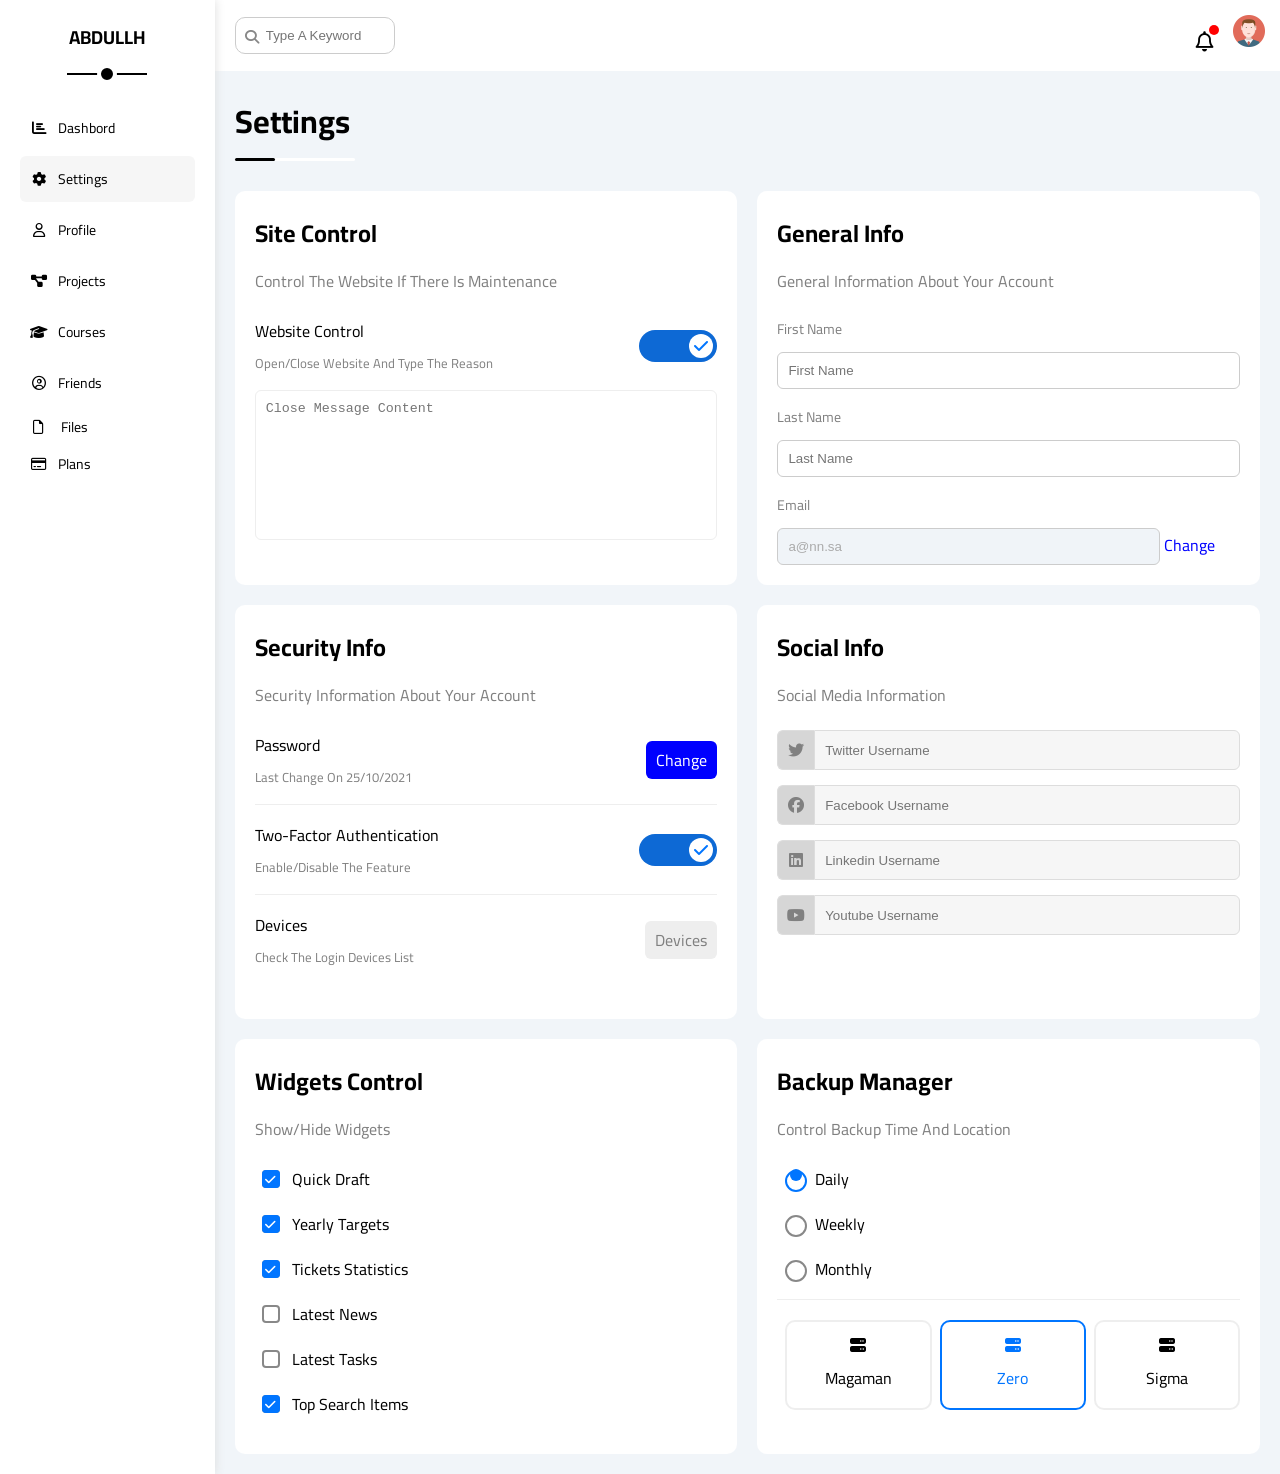
<file: settings.html>
<!DOCTYPE html>
<html lang="en">

<head>
  <meta charset="UTF-8">
  <meta name="viewport" content="width=device-width, initial-scale=1.0">
  <title>Settings</title>
  <link rel="stylesheet" href="/css/all.min.css">
  <link rel="stylesheet" href="css/freemwork.css">
  <link rel="stylesheet" href="css/master.css">
  <!-- Google Fonts -->
  <link rel="preconnect" href="https://fonts.googleapis.com" />
  <link rel="preconnect" href="https://fonts.gstatic.com" crossorigin />
  <link href="https://fonts.googleapis.com/css2?family=Cairo:wght@300;400;700&#038;display=swap" rel="stylesheet" />
</head>

<body>
  <!-- start page -->
  <div class="page d-flex">
    <div class="sidbar bg-white p-20 p-relative">
      <h3 class="p-relative txt-c mt-0">ABDULLH</h3>
      <ul class="p-0 ">
        <li>
          <a class="d-flex align-center fs-14 c-black rad-6 p-10" href="index.html">
            <i class="fa-solid fa-chart-bar fa-fw"></i>
            <span class="fs-14 ml-10">Dashbord</span>
          </a>
        </li>
        <li>
          <a class="active d-flex align-center fs-14 c-black rad-6 p-10" href="settings.html">
            <i class="fa-solid fa-gear fa-fw"></i>
            <span class="fs-14 ml-10">Settings</span>
          </a>
        </li>
        <li>
          <a class="d-flex align-center fs-14 c-black rad-6 p-10" href="Profile.html">
            <i class="fa-regular fa-user fa-fw"></i>
            <span class="fs-14 ml-10">Profile</span>
          </a>
        </li>
        <li>
          <a class="d-flex align-center fs-14 c-black rad-6 p-10" href="Projects.html">
            <i class="fa-solid fa-diagram-project fa-fw"></i>
            <span class="fs-14 ml-10">Projects</span>
          </a>
        </li>
        <li>
          <a class="d-flex align-center fs-14 c-black rad-6 p-10" href="Courses.html">
            <i class="fa-solid fa-graduation-cap fa-fw"></i>
            <span class="fs-14 ml-10">Courses</span>
          </a>
        </li>
        <li>
          <a class="d-flex align-center fs-14 c-black rad-6 p-10" href="Friends.html">
            <i class="fa-regular fa-circle-user fa-fw"></i>
            <span class="fs-14 ml-10">Friends</span>
          </a>
        </li>
        <li>
          <a class="align-center fs-14 c-black rad-6 p-10" href="Files.html">
            <i class="fa-regular fa-file fa-fw"></i>
            <span class="fs-14 ml-10">Files</span>
          </a>
        </li>
        <li>
          <a class="d-flex align-center fs-14 c-black rad-6 p-10" href="Plans.html">
            <i class="fa-regular fa-credit-card fa-fw"></i>
            <span class="fs-14 ml-10">Plans</span>
          </a>
        </li>
      </ul>
    </div>
    <div class="content w-full">
      <!-- start head -->
      <div class="head bg-white p-15 between-flex">
        <div class="search p-relative">
          <input class="p-10 rad-10" type="search" placeholder="Type A Keyword">
        </div>
        <div class="icons d-flex align-center">
          <span class="notificaion p-relative">
            <i class="fa-regular fa-bell fa-lg"></i>
            <img src="img/avatar.png" alt="">
          </span>
        </div>
      </div>
      <!-- End head -->
      <h1 class="p-relative">Settings</h1>
      <div class="settings-page m-20 d-grid gap-20">
        <!-- start Settings box -->
        <div class="p-20 bg-white rad-10">
          <h2 class="mt-0 mb-10">Site Control</h2>
          <p class="mt-0 mb-20 c-grey fs-15">Control The Website If There Is Maintenance</p>
          <div class="mb-15 between-flex">
            <div>
              <span>Website Control</span>
              <p class="c-grey mt-5 mb-0 fs-13">Open/Close Website And Type The Reason</p>
            </div>
            <div>
              <label>
                <input class="toggle-checkbox" type="checkbox" checked>
                <div class="toggle-switch"></div>
              </label>
            </div>
          </div>
          <textarea class="close-message b-none p-10 rad-6 d-block w-full"
            placeholder="Close Message Content"></textarea>
        </div>
        <!-- End Settings box -->
        <!-- start Settings box -->
        <div class="p-20 bg-white rad-10">
          <h2 class="mt-0 mb-10">General Info</h2>
          <p class="mt-0 mb-20 c-grey fs-15">General Information About Your Account</p>
          <div class="mb-15">
            <label class="fs-14 c-grey d-block mb-10" for="first">First Name</label>
            <input class="b-none border-ccc p-10 rad-6 w-full" type="text" id="first" placeholder="First Name">
          </div>
          <div class="mb-15">
            <label class="fs-14 c-grey d-block mb-10" for="last">Last Name</label>
            <input class="b-none border-ccc p-10 rad-6 w-full" type="text" id="last" placeholder="Last Name">
          </div>
          <div>
            <label class="fs-14 c-grey d-block mb-10" for="email ">Email</label>
            <input class="email b-none border-ccc p-10 rad-6 w-full" type="email" value="a@nn.sa" id="Emil" disabled>
            <a class="c-blue" href="#">Change</a>
          </div>
        </div>
        <!-- End Settings box -->
        <!-- start Settings box -->
        <div class="p-20 bg-white rad-10">
          <h2 class="mt-0 mb-10">Security Info</h2>
          <p class="mt-0 mb-20 c-grey fs-15">Security Information About Your Account</p>
          <div class="sec-box mb-15 between-flex">
            <div>
              <span>Password</span>
              <p class="c-grey mt-5 mb-0 fs-13">Last Change On 25/10/2021</p>
            </div>
            <a class="button bg-blue c-white btn-shape" href="#">Change</a>
          </div>
          <div class="sec-box mb-15 between-flex">
            <div>
              <span>Two-Factor Authentication</span>
              <p class="c-grey mt-5 mb-0 fs-13">Enable/Disable The Feature</p>
            </div>
            <label>
              <input class="toggle-checkbox" type="checkbox" checked>
              <div class="toggle-switch"></div>
            </label>
          </div>
          <div class="sec-box mb-15 between-flex">
            <div>
              <span>Devices</span>
              <p class="c-grey mt-5 mb-0 fs-13">Check The Login Devices List</p>
            </div>
            <a class="bg-eee c-grey btn-shape" href="#">Devices</a>
          </div>
        </div>
        <!-- End Settings box -->
        <!-- start Settings box -->
        <div class="social-boxes p-20 bg-white rad-10">
          <h2 class="mt-0 mb-10">Social Info</h2>
          <p class="mt-0 mb-20 c-grey fs-15">Social Media Information</p>
          <div class="d-flex align-center mb-15">
            <i class="fa-brands fa-twitter center-flex c-grey"></i>
            <input class="w-full" type="text" placeholder="Twitter Username">
          </div>
          <div class="d-flex align-center mb-15">
            <i class="fa-brands fa-facebook center-flex c-grey"></i>
            <input class="w-full" type="text" placeholder="Facebook Username">
          </div>
          <div class="d-flex align-center mb-15">
            <i class="fa-brands fa-linkedin center-flex c-grey"></i>
            <input class="w-full" type="text" placeholder="Linkedin Username">
          </div>
          <div class="d-flex align-center mb-15">
            <i class="fa-brands fa-youtube center-flex c-grey"></i>
            <input class="w-full" type="text" placeholder="Youtube Username">
          </div>
        </div>
        <!-- End Settings box -->
        <!-- start Settings box -->
        <div class="widgets-control p-20 bg-white rad-10">
          <h2 class="mt-0 mb-10">Widgets Control</h2>
          <p class="mt-0 mb-20 c-grey fs-15">Show/Hide Widgets</p>
          <div class="control d-flex align-center mb-15">
            <input type="checkbox" id="one" checked>
            <label for="one">Quick Draft</label>
          </div>
          <div class="control d-flex align-center mb-15">
            <input type="checkbox" id="two" checked>
            <label for="two">Yearly Targets</label>
          </div>
          <div class="control d-flex align-center mb-15">
            <input type="checkbox" id="three" checked>
            <label for="three">Tickets Statistics</label>
          </div>
          <div class="control d-flex align-center mb-15">
            <input type="checkbox" id="four">
            <label for="four">Latest News</label>
          </div>
          <div class="control d-flex align-center mb-15">
            <input type="checkbox" id="five">
            <label for="five">Latest Tasks</label>
          </div>
          <div class="control d-flex align-center mb-15">
            <input type="checkbox" id="six" checked>
            <label for="six">Top Search Items</label>
          </div>
        </div>
        <!-- End Settings box -->
        <!-- start Settings box -->
        <div class="backup-control p-20 bg-white rad-10">
          <h2 class="mt-0 mb-10">Backup Manager</h2>
          <p class="mt-0 mb-20 c-grey fs-15">Control Backup Time And Location</p>
          <div class="date d-flex align-center mb-15">
            <input type="radio" name="time" id="daily" checked>
            <label for="daily">Daily</label>
          </div>
          <div class="date d-flex align-center mb-15">
            <input type="radio" name="time" id="weekly">
            <label for="weekly">Weekly</label>
          </div>
          <div class="date d-flex align-center mb-15">
            <input type="radio" name="time" id="monthly">
            <label for="monthly">Monthly</label>
          </div>
          <div class="servers d-flex align-center txt-c">
            <input type="radio" name="servers" id="server-one">
            <div class="server mb-15 rad-10 w-full">
              <label class="d-block m-15" for="server-one">
                <i class="fa-solid fa-server d-block mb-10"></i>
                Magaman
              </label>
            </div>
            <input type="radio" name="servers" id="server-two" checked>
            <div class="server mb-15 rad-10 w-full">
              <label class="d-block m-15" for="server-two">
                <i class="fa-solid fa-server d-block mb-10"></i>
                Zero
              </label>
            </div>
            <input type="radio" name="servers" id="server-three">
            <div class="server mb-15 rad-10 w-full">
              <label class="d-block m-15" for="server-three">
                <i class="fa-solid fa-server d-block mb-10"></i>
                Sigma
              </label>
            </div>
          </div>
        </div>
        <!-- End Settings box -->
      </div>
    </div>
  </div>
</body>

</html>
</file>
<file: css/freemwork.css>
:root {
  --blue-color: #0075ff;
  --blue-alt-color: #0d69d5;
  --orange-color: #f59e0b;
  --green-color: #22c55e;
  --grey-color: #888;
  --red-color: red;
}

/* start display */
.d-flex {
  display: flex;
}

.d-block {
  display: block;
}

.d-grid {
  display: grid;
}

.f-wrap {
  flex-wrap: wrap;
}

.align-center {
  align-items: center;
}

.space-between {
  justify-content: space-between;
}

@media (max-width: 767px) {
  .hide-mobile {
    display: none;
  }
}

@media (max-width: 767px) {
  .block-mobile {
    display: block;
  }
}

@media (max-width: 767px) {
  .txt-c-mobile {
    text-align: center;
  }
}

@media (max-width: 767px) {
  .lable {
    margin-top: 10px;
  }
}

.gap-20 {
  gap: 20px;
}

/* End display */
/* start padding + margin */
.p-10 {
  padding: 10px;
}

.p-15 {
  padding: 15px;
}

.p-20 {
  padding: 20px;
}

.pt-15 {
  padding-top: 15px;
}

.pt-10 {
  padding-top: 10px;
}

.pt-20 {
  padding-top: 20px;
}

.pb-10 {
  padding-bottom: 10px;
}

.pb-15 {
  padding-bottom: 15px;
}

.pb-20 {
  padding-bottom: 20px;
}

.pl-15 {
  padding-left: 15px;
}

.m-0 {
  margin: 0;
}

.m-15 {
  margin: 15px;
}

.m-20 {
  margin: 20px;
}

.mt-0 {
  margin-top: 0;
}

.mt-5 {
  margin-top: 5px;
}

.mt-10 {
  margin-top: 10px;
}

.mt-15 {
  margin-top: 15px;
}

.mt-20 {
  margin-top: 20px;
}

.mt-20 {
  margin-top: 20px;
}

.mt-25 {
  margin-top: 25px;
}

.mr-10 {
  margin-top: 10px;
}

.mr-15 {
  margin-right: 15px;
}

.mb-0 {
  margin-bottom: 0;
}

.mb-5 {
  margin-bottom: 5px;
}

.mb-10 {
  margin-bottom: 10px;
}

.mb-15 {
  margin-bottom: 15px;
}

.mb-20 {
  margin-bottom: 20px;
}

.mb-25 {
  margin-bottom: 25px;
}

.ml-10 {
  margin-left: 10px;
}

/* End padding + margin */
/* start color */
.c-black {
  color: black;
}

.c-white {
  color: white;
}

.c-blue {
  color: blue;
}

.c-orange {
  color: orange;
}

.c-green {
  color: green;
}

.c-red {
  color: red;
}

.c-grey {
  color: grey;
}

.bg-eee {
  background-color: #eee;
}

.bg-green {
  background-color: green;
}

.bg-orange {
  background-color: orange;
}

.bg-white {
  background-color: white;
}

.bg-blue {
  background-color: blue;
}

.bg-red {
  background-color: red;
}

/* End color */
/* start position */
.p-relative {
  position: relative;
}

.p-absolute {
  position: absolute;
}

/* End position */
.txt-c {
  text-align: center;
}

.fs-13 {
  font-size: 13px;
}

.fs-14 {
  font-size: 14px;
}

.fs-25 {
  font-size: 25px;
}

.fw-bold {
  font-weight: bold;
}

/* End font */
/* start border */
.rad-6 {
  border-radius: 6px;
}

.rad-10 {
  border-radius: 10px;
}

.rad-hilf {
  border-radius: 50%;
}

.b-none {
  border: none;
}

.border-ccc {
  border: 1px solid #ccc;
}

.border-eee {
  border: 1px solid #eee;
}

/* End border */
/* start width + height */
.w-100 {
  width: 100px;
}

.w-full {
  width: 100%;
}

.h-100 {
  height: 100px;
}

.h-full {
  height: 100%;
}

.w-fit {
  width: fit-content;
}

/* End width + height */
/* start componets */
.center-flex {
  display: flex;
  justify-content: center;
  align-items: center;
}

.between-flex {
  display: flex;
  align-items: center;
  justify-content: space-between;
}

.btn-shape {
  padding: 4px 10px;
  border-radius: 6px;
}

/* start componets */
</file>
<file: css/master.css>
/* start Globle Roulz */
* {
  box-sizing: border-box;
}

:root {
  --blue-color: #0075ff;
  --blue-alt-color: #0d69d5;
  --orange-color: #f59e0b;
  --green-color: #22c55e;
  --grey-color: #888;
  --red-color: red;
  --main-border: 1px solid #ccc;
}

body {
  font-family: "Cairo", sans-serif;
  margin: 0;
}

ul {
  list-style: none;
  padding: 0;
}

::-webkit-scrollbar {
  width: 15px;
}

::-webkit-scrollbar-track {
  background-color: white;
}

::-webkit-scrollbar-thumb {
  background-color: var(--blue-color);
}

::-webkit-scrollbar-thumb:hover {
  background-color: var(--blue-alt-color);
}

a {
  text-decoration: none;
}

:focus {
  outline: none;
}

/* End Globle Roulz */
.page {
  background-color: #f1f5f9;
  min-height: 100vh;
}

/* start sidbar */
.page .sidbar {
  background-color: white;
  width: 250px;
  box-shadow: 0px 0px 10px #ddd
}

.sidbar>h3 {
  margin-bottom: 50px;
}

@media (max-width: 767px) {
  .sidbar>h3 {
    font-size: 10px;
    margin-bottom: 15px;
  }
}

.sidbar>h3::before,
.sidbar>h3::after {
  content: "";
  background-color: black;
  position: absolute;
  transform: translateX(-50%);
  left: 50%;
}

.sidbar>h3::before {
  width: 80px;
  height: 2px;
  bottom: -20px;
}

.sidbar>h3::after {
  bottom: -29px;
  width: 12px;
  height: 12px;
  border-radius: 50%;
  border: 4px solid white;
}

@media (max-width: 767px) {

  .sidbar>h3::before,
  .sidbar>h3::after {
    display: none;
  }
}

.sidbar ul li a {
  transition: 0.3s;
  margin-bottom: 5px;
}

@media (max-width: 767px) {
  .page .sidbar ul li a {
    border-radius: 6px;
  }
}

.sidbar ul li a:hover,
.sidbar ul li a.active {
  background-color: #f6f6f6;
}

@media (max-width: 767px) {
  .page .sidbar {
    width: 58px;
    padding: 10px;
  }
}

@media (max-width: 767px) {
  .page .sidbar ul li span {
    display: none;
  }
}

/* End sidbar */
/* start content  */
.content {
  overflow: hidden;
}

.head .search::before {
  font-family: "Font Awesome 6 Free";
  content: "\f002";
  font-weight: 900;
  position: absolute;
  left: 15px;
  top: 50%;
  transform: translateY(-50%);
  font-size: 14px;
  color: var(--grey-color);
}

.head .search input {
  border: var(--main-border);
  margin-left: 5px;
  padding-left: 30px;
  width: 160px;
  transition: width 0.3s;
}

.head .search input:focus {
  width: 200px;
}

.head .search input:focus::placeholder {
  opacity: 0;
}

.head .icons .notificaion::before {
  content: "";
  position: absolute;
  width: 10px;
  height: 10px;
  background-color: var(--red-color);
  border-radius: 50%;
  right: 46px;
  top: 10px;
}

.head .icons img {
  width: 32px;
  height: 32px;
  margin-left: 15px;
}

.page h1 {
  margin: 20px 20px 40px;
}

.page h1::before,
.page h1::after {
  content: "";
  height: 3px;
  position: absolute;
  bottom: -10px;
  left: 0;
  border-radius: 6px;
}

.page h1::before {
  background-color: white;
  width: 120px;
}

.page h1::after {
  background-color: black;
  width: 40px;
}

.wraper {
  grid-template-columns: repeat(auto-fill, minmax(450px, 1fr));
  margin-left: 20px;
  margin-right: 20px;
  margin-bottom: 20px;
}

@media (max-width: 767px) {
  .wraper {
    grid-template-columns: minmax(200px, 1fr);
    margin-left: 10px;
    margin-right: 10px;
  }
}

/* End content  */
/* start welcome Widget */
.welcome {
  overflow: hidden;
}

.welcome .intro img {
  width: 200px;
  margin-bottom: -10px;
}

.welcome .avatar {
  width: 64px;
  height: 64px;
  border: 2px solid white;
  border-radius: 50%;
  padding: 2px;
  box-shadow: 0 0 5px #ddd;
  margin-right: 705px;
  margin-top: -32px;
}

.welcome .body {
  border-top: 1px solid #eee;
  border-bottom: 1px solid #eee;
}

.welcome .body>div {
  flex: 1;
}

.welcome .visit {
  margin: 0 15px 15px auto;
  transition: 0.3s;
}

.welcome .visit:hover {
  background-color: var(--blue-alt-color);
}

@media (max-width: 767px) {
  .welcome .intro {
    padding-bottom: 30px;
  }

  .welcome .avatar {
    margin-right: 0;
  }

  .welcome .body>div:not(:last-child) {
    margin-bottom: 20px;
  }
}

/* End welcome Widget */
/* start Quick draft Widget */
.quick-draft textarea {
  resize: none;
  min-width: 180px;
}

.quick-draft .save {
  margin-left: auto;
  transition: 0.3s;
  cursor: pointer;
}

.quick-draft .save:hover {
  background-color: var(--blue-alt-color);
}

/* End Quick draft Widget */
/* start targets */
.targets .target-row .icon {
  width: 80px;
  height: 80px;
  margin-right: 15px;
}

.targets .details {
  flex: 1;
}

.targets .details .progress {
  height: 4px;
}

.targets .details .progress>span {
  position: absolute;
  left: 0;
  top: 0;
  height: 100%;
}

.targets .details .progress>span span {
  position: absolute;
  bottom: 16px;
  right: -16px;
  color: white;
  padding: 0 5px;
  border-radius: 6px;
  font-size: 13px;
}

.targets .details .progress>span span::after {
  content: "";
  position: absolute;
  border-color: transparent;
  border-width: 5px;
  border-style: solid;
  bottom: -9px;
  left: 50%;
  transform: translateX(-50%);
}

.targets .details .progress>.blue span::after {
  border-top-color: var(--blue-color);
}

.targets .details .progress>.orange span::after {
  border-top-color: var(--orange-color);
}

.targets .details .progress>.green span::after {
  border-top-color: var(--green-color);
}

.blue .icon,
.blue .progress {
  background-color: rgb(0 117 255 / 20%);
}

.orange .icon,
.orange .progress {
  background-color: rgb(245 158 11 / 20%);
}

.green .icon,
.green .progress {
  background-color: rgb(34 197 94 / 20%);
}

/* End targets */
/* syart tickets */
.tickets .box {
  border: 1px solid #ccc;
  width: calc(50% - 10px);
}

@media (max-width: 767px) {
  .tickets .box {
    width: 100%;
  }
}

/* End tickets */
/* start latest-news */
.latest-news .news-row:not(:last-of-type) {
  margin-bottom: 20px;
  padding-bottom: 20px;
  border-bottom: 1px solid #eee;
}

@media (max-width: 767px) {
  .latest-news .news-row {
    display: block;
  }
}

.latest-news .news-row img {
  width: 100px;
  border-radius: 6px;
  margin-right: 15px;
}

.latest-news .info {
  flex-grow: 1;
}

.latest-news .info h3 {
  margin: 0 0 6px;
  font-size: 16px;
}

@media (max-width: 767px) {
  .latest-news .info h3 {
    font-size: 18px;
    margin-bottom: 0;
  }
}

@media (max-width: 767px) {
  .latest-news .lable {
    width: fit-content;
    margin: 10px auto;
  }
}

/* End latest-news */
/* start latest tasks */
.latest-tasks .task-row:not(:last-of-type) {
  margin-bottom: 15px;
  padding-bottom: 15px;
  border-bottom: 1px solid #eee;
}

.latest-tasks .info {
  flex-grow: 1;
}

.latest-tasks .done {
  opacity: 0.3;
}

.latest-tasks .done h3,
.latest-tasks .done p {
  text-decoration: line-through;
}

.latest-tasks .delete {
  cursor: pointer;
  transition: 0.3s;
}

.latest-tasks .delete:hover {
  color: var(--red-color);
}

/* End latest tasks */
/* start latest Uploads */
.latest-uploads ul li:not(:last-child) {
  border-bottom: 1px solid #eee;
}

.latest-uploads ul li img {
  width: 40px;
  height: 40px;
}

/* End latest Uploads */
/* start last project  */
.last-project ul::before {
  content: "";
  position: absolute;
  left: 11px;
  width: 2px;
  height: 98%;
  top: 2px;
  background-color: var(--blue-color);
}

.last-project ul li::before {
  content: "";
  width: 20px;
  height: 20px;
  display: block;
  border-radius: 50%;
  background-color: white;
  border: 2px solid white;
  outline: 2px solid var(--blue-color);
  margin-right: 15px;
  z-index: 1;
}

.last-project ul li.done::before {
  content: "";
  background-color: var(--blue-color);
}

.last-project ul li.current::before {
  animation: change-color 0.8s infinite alternate;
}

.last-project .lunch-icon {
  position: absolute;
  width: 160px;
  right: 0;
  bottom: 0;
  opacity: 0.1;
}

/* End last project  */
/* start Reimnders */
.reminders ul li .key {
  width: 15px;
  height: 15px;
}

.reminders ul li>.blue {
  border-left: 2px solid var(--blue-color);
}

.reminders ul li>.green {
  border-left: 2px solid var(--green-color);
}

.reminders ul li>.orange {
  border-left: 2px solid var(--orange-color);
}

.reminders ul li>.red {
  border-left: 2px solid var(--red-color);
}

/* End Reimnders */
/* start latest-post widegt */
.latest-post .avatar {
  width: 48px;
  height: 48px;
}

.latest-post .post-content {
  text-transform: capitalize;
  line-height: 1.8;
  border-top: 1px solid #eee;
  border-bottom: 1px solid #eee;
  min-height: 140px;
}

/* End latest-post widegt */
/* start social media */
.social-media .box {
  padding-left: 70px;
}

.social-media .box i {
  position: absolute;
  left: 0;
  top: 0;
  width: 52px;
  transition: 0.3s;
}

.social-media .box i:hover {
  transform: rotate(5deg);
}

.social-media .twitter {
  background-color: rgb(29 161 242 / 20%);
  color: #1da1f2;
}

.social-media .twitter i,
.social-media .twitter a {
  background-color: #1da1f2;
}

.social-media .facebook {
  background-color: rgb(24 161 242 / 20%);
  color: #1da1f2;
}

.social-media .facebook i,
.social-media .facebook a {
  background-color: #1877f2;
}

.social-media .youtube {
  background-color: rgb(255 0 0 / 20%);
  color: #ff0000;
}

.social-media .youtube i,
.social-media .youtube a {
  background-color: #ff0000;
}

.social-media .linkedin {
  background-color: rgb(29 119 181 / 20%);

}

.social-media .linkedin i,
.social-media .linkedin a {
  background-color: #0077b5;
}

/* End social media */
/* start projects table */
.projects .responsive-table {
  overflow-x: auto;
}

.projects table {
  min-width: 1000px;
  border-spacing: 0;
}

.projects thead td {
  background-color: #eee;
  font-weight: bold;
}

.projects table td {
  padding: 15px;
}

.projects tbody td {
  border-bottom: 1px solid #eee;
  border-left: 1px solid #eee;
  transition: 0.3s;
}

.projects tbody tr td:last-child {
  border-right: 1px solid #eee;
}

.projects tbody tr:hover td {
  background-color: #Faf7f7;
}

.projects table img {
  width: 32px;
  height: 32px;
  border-radius: 50%;
  padding: 2px;
  background-color: white;
}

.projects table img:not(:first-child) {
  margin-left: -20px;
}

.projects table {
  font-size: 13px;
}

/* End projects table */
/* start setting */
.settings-page {
  grid-template-columns: repeat(auto-fill, minmax(500px, 1fr));
}

@media (max-width: 767px) {
  .settings-page {
    grid-template-columns: minmax(100px, 1fr);
    margin-left: 10px;
    margin-right: 10px;
    gap: 10px;
  }
}

.settings-page .close-message {
  border: 1px solid #eee;
  resize: none;
  min-height: 150px;
}

.settings-page .email {
  display: inline-flex;
  width: calc(100% - 80px);
}

.settings-page .sec-box {
  padding-bottom: 15px;
}

.settings-page .sec-box:not(:last-of-type) {
  border-bottom: 1px solid #eee;
}

.settings-page .sec-box .button {
  transition: 0.3s;
}

.settings-page .sec-box .button:hover {
  background-color: var(--blue-alt-color);
}

.settings-page .social-boxes i {
  width: 40px;
  height: 40px;
  background-color: #d6d6d6;
  border: 1px solid #ddd;
  border-right: none;
  border-radius: 6px 0 0 6px;
  transition: 0.3s;
}

.settings-page .social-boxes input {
  height: 40px;
  background-color: #f6f6f6;
  border: 1px solid #ddd;
  padding-left: 10px;
  border-radius: 0 6px 6px 0;
}

.settings-page .social-boxes>div:focus-within i {
  color: black;
}

.widgets-control .control input[type="checkbox"] {
  -webkit-appearance: none;
  appearance: none;
}

.widgets-control .control label {
  padding-left: 30px;
  cursor: pointer;
  position: relative;
}

.widgets-control .control label::before {
  content: "";
  position: absolute;
  left: 0;
  top: 50%;
  width: 14px;
  height: 14px;
  border-radius: 4px;
  border: 2px solid var(--grey-color);
  margin-top: -9px;
}

.widgets-control .control label:hover:before {
  border-color: var(--blue-alt-color);
}

.widgets-control .control label::after {
  font-family: 'Font Awesome 6 free';
  content: "\f00c";
  font-weight: 900;
  position: absolute;
  left: 0;
  top: 50%;
  margin-top: -9px;
  background-color: var(--blue-color);
  color: white;
  font-size: 12px;
  width: 18px;
  height: 18px;
  border-radius: 4px;
  display: flex;
  justify-content: center;
  align-items: center;
  transform: scale(0) rotate(360deg);
  transition: 0.3s;
}

.widgets-control .control input[type="checkbox"]:checked+label::after {
  transform: scale(1);
}

.backup-control input[type="radio"] {
  -webkit-appearance: none;
  appearance: none;
}

.backup-control .date label {
  padding-left: 30px;
  cursor: pointer;
  position: relative;
}

.backup-control .date label::before {
  content: "";
  position: absolute;
  top: 50%;
  left: 0;
  margin-top: -9px;
  width: 18px;
  height: 18px;
  border: 2px solid var(--grey-color);
  border-radius: 50%;
}

.backup-control .date label::after {
  content: "";
  left: 5px;
  top: 5px;
  width: 12px;
  height: 12px;
  background-color: var(--blue-color);
  border-radius: 50%;
  position: absolute;
  transition: 0.3s;
  transform: scale(0);
}

.backup-control .date input[type="radio"]:checked+label::before {
  border-color: var(--blue-color);
}

.backup-control .date input[type="radio"]:checked+label::after {
  transform: scale(1);
}

.backup-control .servers {
  border-top: 1px solid #eee;
  padding-top: 20px;
}

@media (max-width: 767px) {
  .backup-control .servers {
    flex-wrap: wrap;
  }
}

.backup-control .servers .server {
  border: 2px solid #eee;
  position: relative;
}

.backup-control .servers .server label {
  cursor: pointer;
}

.backup-control .servers input[type="radio"]:checked+.server {
  border-color: var(--blue-color);
  color: var(--blue-color);
}

.toggle-checkbox {
  -webkit-appearance: none;
  appearance: none;
  display: none;
}

.toggle-switch {
  background-color: #ccc;
  width: 78px;
  height: 32px;
  border-radius: 16px;
  position: relative;
  transition: 0.3s;
  cursor: pointer;
}

.toggle-switch::before {
  font-family: "Font Awesome 6 Free";
  content: "\f00d";
  font-weight: 900;
  background-color: white;
  width: 24px;
  height: 24px;
  position: absolute;
  border-radius: 50%;
  top: 4px;
  left: 4px;
  display: flex;
  justify-content: center;
  align-items: center;
  color: #eee;
  transition: 0.3s;
}

.toggle-checkbox:checked+.toggle-switch {
  background-color: var(--blue-alt-color);
}

.toggle-checkbox:checked+.toggle-switch::before {
  content: "\f00c";
  left: 50px;
  color: var(--blue-color);
}

.settings-page :disabled {
  cursor: no-drop;
  background-color: #f0f4f8;
  color: #aaa;
}

/* End setting */
/* start profile */
@media (max-width: 767px) {
  .profile-page .overview {
    flex-direction: column;
  }
}

.profile-page .avater-box {
  width: 300px;
}

@media (min-width: 768px) {
  .profile-page .avater-box {
    border-right: 1px solid #eee;
  }
}

.profile-page .avater-box>img {
  width: 120px;
  height: 120px;
}

.profile-page .avater-box .level {
  height: 6px;
  overflow: hidden;
  margin: auto;
  width: 70%;
}

.profile-page .avater-box .level span {
  position: absolute;
  left: 0;
  top: 0;
  height: 100%;
  background-color: var(--blue-color);
}

.profile-page .info-box .box {
  flex-wrap: wrap;
  border-bottom: 1px solid #eee;
  transition: 0.3s;
}

@media (max-width: 767px) {
  .profile-page .info-box .toggle-switch {
    margin: auto;
  }
}

.profile-page .info-box .box:hover {
  background-color: #f9f9f9;
}

.profile-page .info-box .box>div {
  min-width: 250px;
  padding: 10px 0 0;
}

.profile-page .info-box .box h4 {
  font-weight: normal;
}

@media (max-width: 767px) {
  .profile-page .other-date {
    flex-direction: column;
  }
}

.profile-page .skills-card {
  flex-grow: 1;
}

.profile-page .skills-card ul li {
  padding: 15px 0;
}

.profile-page .skills-card ul li:not(:last-child) {
  border-bottom: 1px solid #eee;
}

.profile-page .skills-card ul li span {
  display: inline-flex;
  padding: 4px 10px;
  background-color: #eee;
  border-radius: 6px;
  font-size: 14px;

}

.profile-page .skills-card ul li span:not(:last-child) {
  margin-right: 5px;
}

.profile-page .activities {
  flex-grow: 2;
}

.profile-page .activities .activity:not(:last-of-type) {
  border-bottom: 1px solid #eee;
  padding-bottom: 20px;
  margin-bottom: 20px;
}

.profile-page .activity img {
  width: 64px;
  height: 64px;
  border-radius: 50%;
  margin-right: 10px;
}

@media (min-width: 768px) {
  .profile-page .activity .date {
    margin-left: auto;
    text-align: right;
  }
}

@media (max-width: 767px) {
  .profile-page .activity {
    flex-direction: column;
  }

  .profile-page .activity img {
    margin-right: 0;
    margin-bottom: 20px;
  }

  .profile-page .activity .date {
    margin-top: 15px;
  }
}

/* End profile */
/* start projects */
.projects-page {
  grid-template-columns: repeat(auto-fill, minmax(500px, 1fr));
}

@media (max-width: 767px) {
  .projects-page {
    grid-template-columns: minmax(200px, 1fr);
    margin-left: 10px;
    margin-right: 10px;
    gap: 10px;
  }
}

.projects-page .project .date {
  position: absolute;
  right: 10px;
  top: 10px;
}

.projects-page .project h4 {
  font-weight: normal;
}

.projects-page .project .team {
  position: relative;
  min-height: 80px;
}

.projects-page .project .team a {
  position: absolute;
  left: 0;
  bottom: 0;
}

.projects-page .project .team a:nth-child(2) {
  left: 25px;
}

.projects-page .project .team a:nth-child(3) {
  left: 50px;
}

.projects-page .project .team a:nth-child(4) {
  left: 75px;
}

.projects-page .project .team a:nth-child(5) {
  left: 100px;
}

.projects-page .project .team a:hover {
  z-index: 1000;
}

.projects-page .project .team img {
  width: 40px;
  height: 40px;
  border-radius: 50%;
  border: 2px solid white;
}

.projects-page .project .do {
  justify-content: flex-end;
  border-top: 1px solid #eee;
  padding-top: 15px;
  margin-top: 15px;
}

@media (max-width: 767px) {
  .projects-page .project .do {
    flex-direction: column;
  }
}

.projects-page .project .do span {
  padding: 3px 8px;
  margin-left: 5px;
  width: fit-content;
}

@media (max-width: 767px) {
  .projects-page .project .do span:not(:last-child) {
    margin-bottom: 15px;
  }
}

.projects-page .project .info {
  border-top: 1px solid #eee;
  margin-top: 15px;
  padding-top: 15px;
}

@media (max-width: 767px) {
  .projects-page .project .info {
    flex-direction: column;
  }
}

.projects-page .project .prog {
  height: 8px;
  width: 260px;
  position: relative;
  border-radius: 6px;
}

@media (max-width: 767px) {
  .projects-page .project .prog {
    margin-bottom: 15px;
  }
}

.projects-page .project .prog span {
  position: absolute;
  left: 0;
  top: 0;
  height: 100%;
  border-radius: 6px;
}

/* End projects */
/* start courses */
.courses-page {
  grid-template-columns: repeat(auto-fill, minmax(300px, 1fr));
}

@media (max-width: 767px) {
  .courses-page {
    grid-template-columns: minmax(200px, 1fr);
    margin-left: 10px;
    margin-right: 10px;
    gap: 10px;
  }
}

.courses-page .course {
  overflow: hidden;
}

.courses-page .course .cover {
  max-width: 100%;
}

.courses-page .course .instructor {
  position: absolute;
  width: 64px;
  height: 64px;
  border-radius: 50%;
  top: 20px;
  left: 20px;
  border: 2px solid white;
}

.courses-page .course .description {
  line-height: 1.6;
}

.courses-page .course .info {
  border-top: 1px solid #eee;
  font-size: 13px;
}

.courses-page .course .info .title {
  position: absolute;
  left: 50%;
  top: -16px;
  transform: translateX(-50%);
  font-size: 13px;
}

/* End courses */
/* start friends */
.friends-page {
  grid-template-columns: repeat(auto-fill, minmax(300px, 1fr));
}

@media (max-width: 767px) {
  .friends-page {
    grid-template-columns: minmax(200px, 1fr);
    margin-left: 10px;
    margin-right: 10px;
    gap: 10px;
  }
}

.friends-page .contact {
  position: absolute;
  left: 10px;
  top: 10px;
}

.friends-page .contact i {
  background-color: #eee;
  padding: 10px;
  border-radius: 50%;
  color: #666;
  font-size: 13px;
  cursor: pointer;
  transition: 0.3s;
}

.friends-page .contact i:hover {
  background-color: var(--blue-color);
  color: white;
}

.friends-page .freind .icons {
  border-top: 1px solid #eee;
  border-bottom: 1px solid #eee;
  margin-top: 15px;
  margin-bottom: 15px;
  padding-top: 15px;
  padding-bottom: 15px;
}

.friends-page .freind .icons i {
  margin-right: 5px;
}

.friends-page .freind .icons .vip {
  position: absolute;
  right: 0;
  top: 50%;
  transform: translateY(-50%);
  font-size: 40px;
  opacity: 0.2;
}

/* End friends */
/* start files */
.files-page {
  flex-direction: row-reverse;
  align-items: flex-start;
}

@media (max-width: 767px) {
  .files-page {
    flex-direction: column;
    align-items: normal;
  }
}

.files-page .file-stats {
  min-width: 260px;
}

.files-page .file-stats .icon {
  width: 40px;
  height: 40px;
  margin-right: 10px;
}

.files-page .file-stats .size {
  margin-left: auto;
}

.files-page .file-stats .blue {
  background-color: rgb(0 117 255 / 20%);
}

.files-page .file-stats .green {
  background-color: rgb(34 197 94 / 20%);
}

.files-page .file-stats .red {
  background-color: rgb(244 67 54 / 20%);
}

.files-page .file-stats .orange {
  background-color: rgb(245 158 11 / 20%);
}

.files-page .file-stats .upload {
  margin: 15px auto 0;
  padding: 10px 15px;
  transition: 0.3s;
}

.files-page .file-stats .upload:hover {
  background-color: var(--blue-alt-color);
}

.files-page .file-stats .upload:hover i {
  animation: go-up 0.8s infinite;
}

.files-page .files-content {
  flex-grow: 1;
  grid-template-columns: repeat(auto-fill, minmax(200px, 1fr));
}

.files-page .files-content img {
  width: 64px;
  height: 64px;
  transition: 0.3s;
}

.files-page .files-content .file:hover img {
  transform: rotate(5deg);
}

.files-page .files-content .info {
  border-top: 1px solid #eee;
}

/* End files */
/* start plans */
.plans-page {
  grid-template-columns: repeat(auto-fill, minmax(450px, 1fr));
}

@media (max-width: 767px) {
  .plans-page {
    grid-template-columns: minmax(250px, 1fr);
    margin-left: 10px;
    margin-right: 10px;
    gap: 10px;
  }
}

.plans-page .plan .top {
  border: 3px solid white;
  outline: 3px solid transparent;
}

.plans-page .plan.green .top {
  outline-color: var(--green-color);
}

.plans-page .plan.blue .top {
  outline-color: var(--blue-color);
}

.plans-page .plan.orange .top {
  outline-color: var(--orange-color);
}

.plans-page .plan .price {
  position: relative;
  font-size: 40px;
  width: fit-content;
  margin: auto;
}

.plans-page .plan .price span {
  position: absolute;
  left: -20px;
  top: 0;
  font-size: 26px;
}

.plans-page .plan ul li {
  padding: 15px 0;
  display: flex;
  align-items: center;
  font-size: 15px;
  border-bottom: 1px solid #eee;
}

.plans-page .plan ul li .yes {
  color: var(--green-color);
}

.plans-page .plan ul li i:not(.yes, .help) {
  color: var(--red-color);
}

.plans-page .plan ul li i:first-child {
  font-size: 18px;
  margin-right: 5px;
}

.plans-page .plan ul li .help {
  color: var(--grey-color);
  margin-left: auto;
  cursor: pointer;
}

/* End plans */
/* start animation */
@keyframes change-color {
  from {
    background-color: var(--blue-color);
  }

  to {
    background-color: white;
  }
}

@keyframes go-up {

  0%,
  100% {
    transform: translateY(0);
  }

  50% {
    transform: translateY(-5px);
  }

}

/* End animation */
</file>
